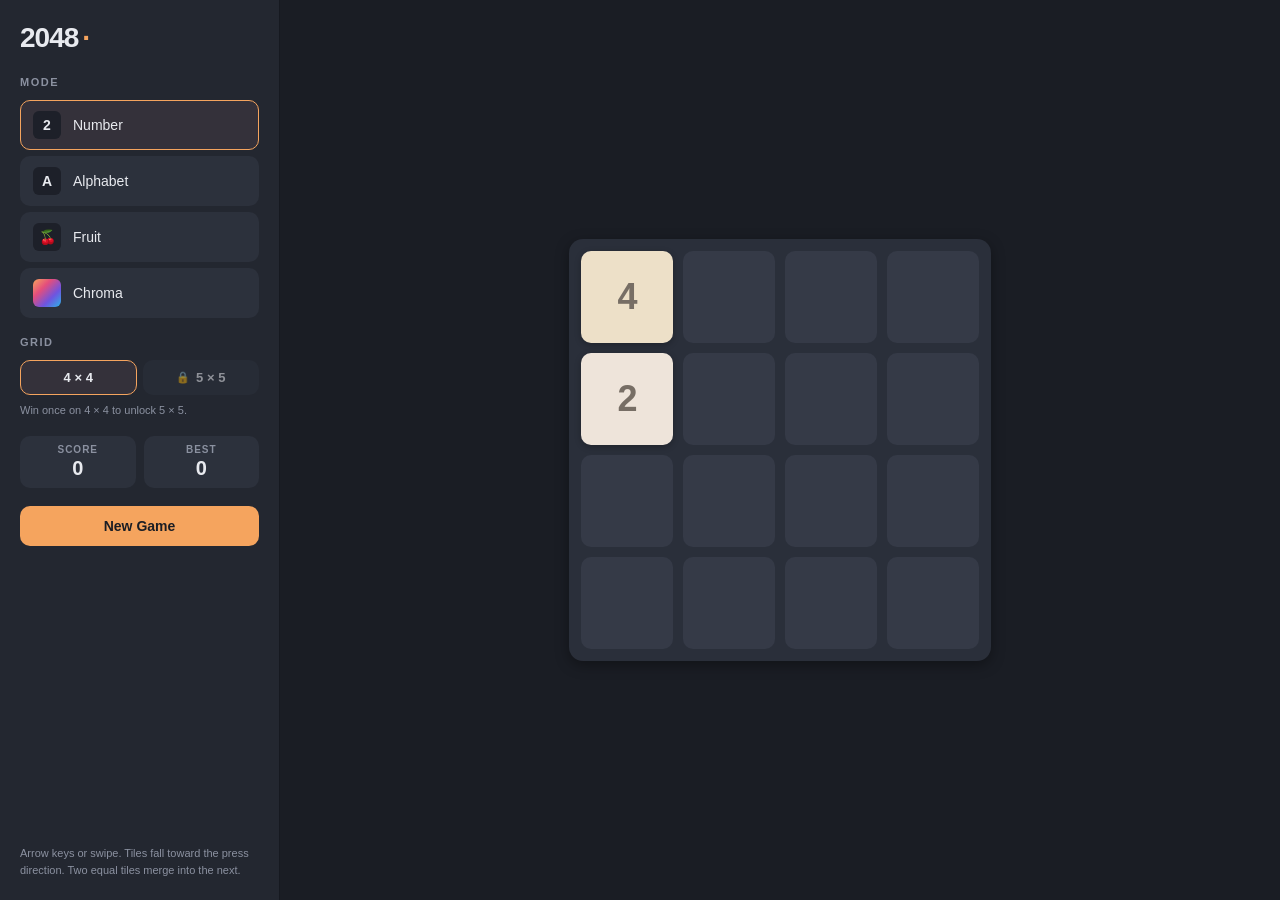
<file: 2048/index.html>
<!DOCTYPE html>
<html lang="en">
<head>
<meta charset="UTF-8">
<meta name="viewport" content="width=device-width, initial-scale=1.0, user-scalable=no">
<title>2048 — Alphabet · Fruit · Chroma</title>
<link rel="stylesheet" href="style.css">
</head>
<body>
  <div class="app">
    <aside class="sidebar">
      <h1 class="logo">2048<span>·</span></h1>

      <section class="panel">
        <h2>Mode</h2>
        <div class="mode-list" id="modeList">
          <button class="mode-btn active" data-mode="number">
            <span class="mode-icon">2</span>
            <span class="mode-label">Number</span>
          </button>
          <button class="mode-btn" data-mode="alphabet">
            <span class="mode-icon">A</span>
            <span class="mode-label">Alphabet</span>
          </button>
          <button class="mode-btn" data-mode="fruit">
            <span class="mode-icon">🍒</span>
            <span class="mode-label">Fruit</span>
          </button>
          <button class="mode-btn" data-mode="chroma">
            <span class="mode-icon chroma-icon"></span>
            <span class="mode-label">Chroma</span>
          </button>
        </div>
      </section>

      <section class="panel">
        <h2>Grid</h2>
        <div class="size-toggle">
          <button class="size-btn active" data-size="4">4 × 4</button>
          <button class="size-btn locked" data-size="5" id="size5Btn">
            <span class="lock">🔒</span>
            <span>5 × 5</span>
          </button>
        </div>
        <p class="hint" id="unlockHint">Win once to unlock 5 × 5.</p>
      </section>

      <section class="panel chroma-panel" id="chromaPanel" hidden>
        <h2>Color Ramp</h2>
        <div class="ramp-list" id="rampList"></div>
      </section>

      <section class="panel scores">
        <div class="score-block">
          <div class="score-label">Score</div>
          <div class="score-value" id="score">0</div>
        </div>
        <div class="score-block">
          <div class="score-label">Best</div>
          <div class="score-value" id="best">0</div>
        </div>
      </section>

      <button class="new-game" id="newGame">New Game</button>

      <p class="instructions">
        Arrow keys or swipe. Tiles fall toward the press direction.
        Two equal tiles merge into the next.
      </p>
    </aside>

    <main class="board-area">
      <div class="board-wrap">
        <div class="board" id="board">
          <div class="cells" id="cells"></div>
          <div class="tiles" id="tiles"></div>
        </div>
        <div class="overlay" id="overlay" hidden>
          <div class="overlay-card">
            <div class="overlay-title" id="overlayTitle">You win!</div>
            <div class="overlay-sub" id="overlaySub"></div>
            <div class="overlay-actions">
              <button id="overlayContinue">Keep playing</button>
              <button id="overlayRestart">New game</button>
            </div>
          </div>
        </div>
      </div>
    </main>
  </div>

  <script src="game.js"></script>
</body>
</html>
</file>
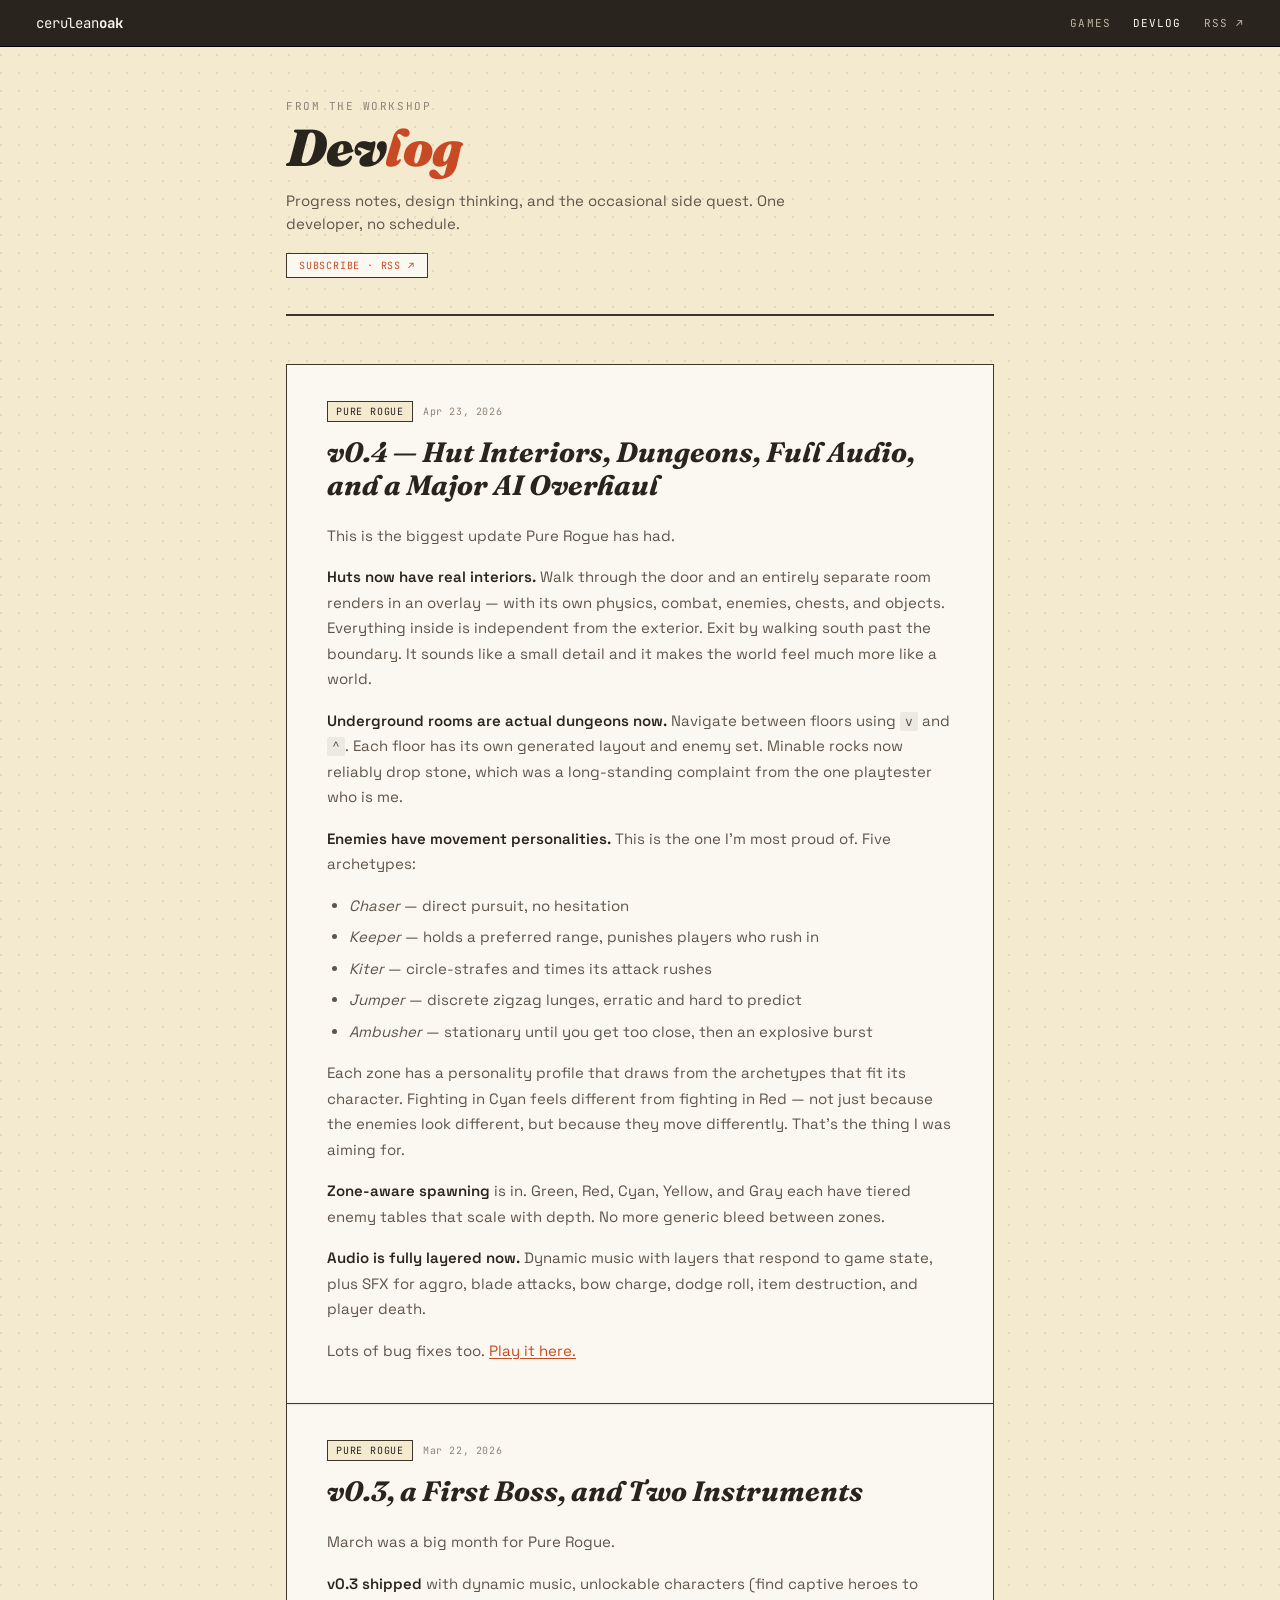
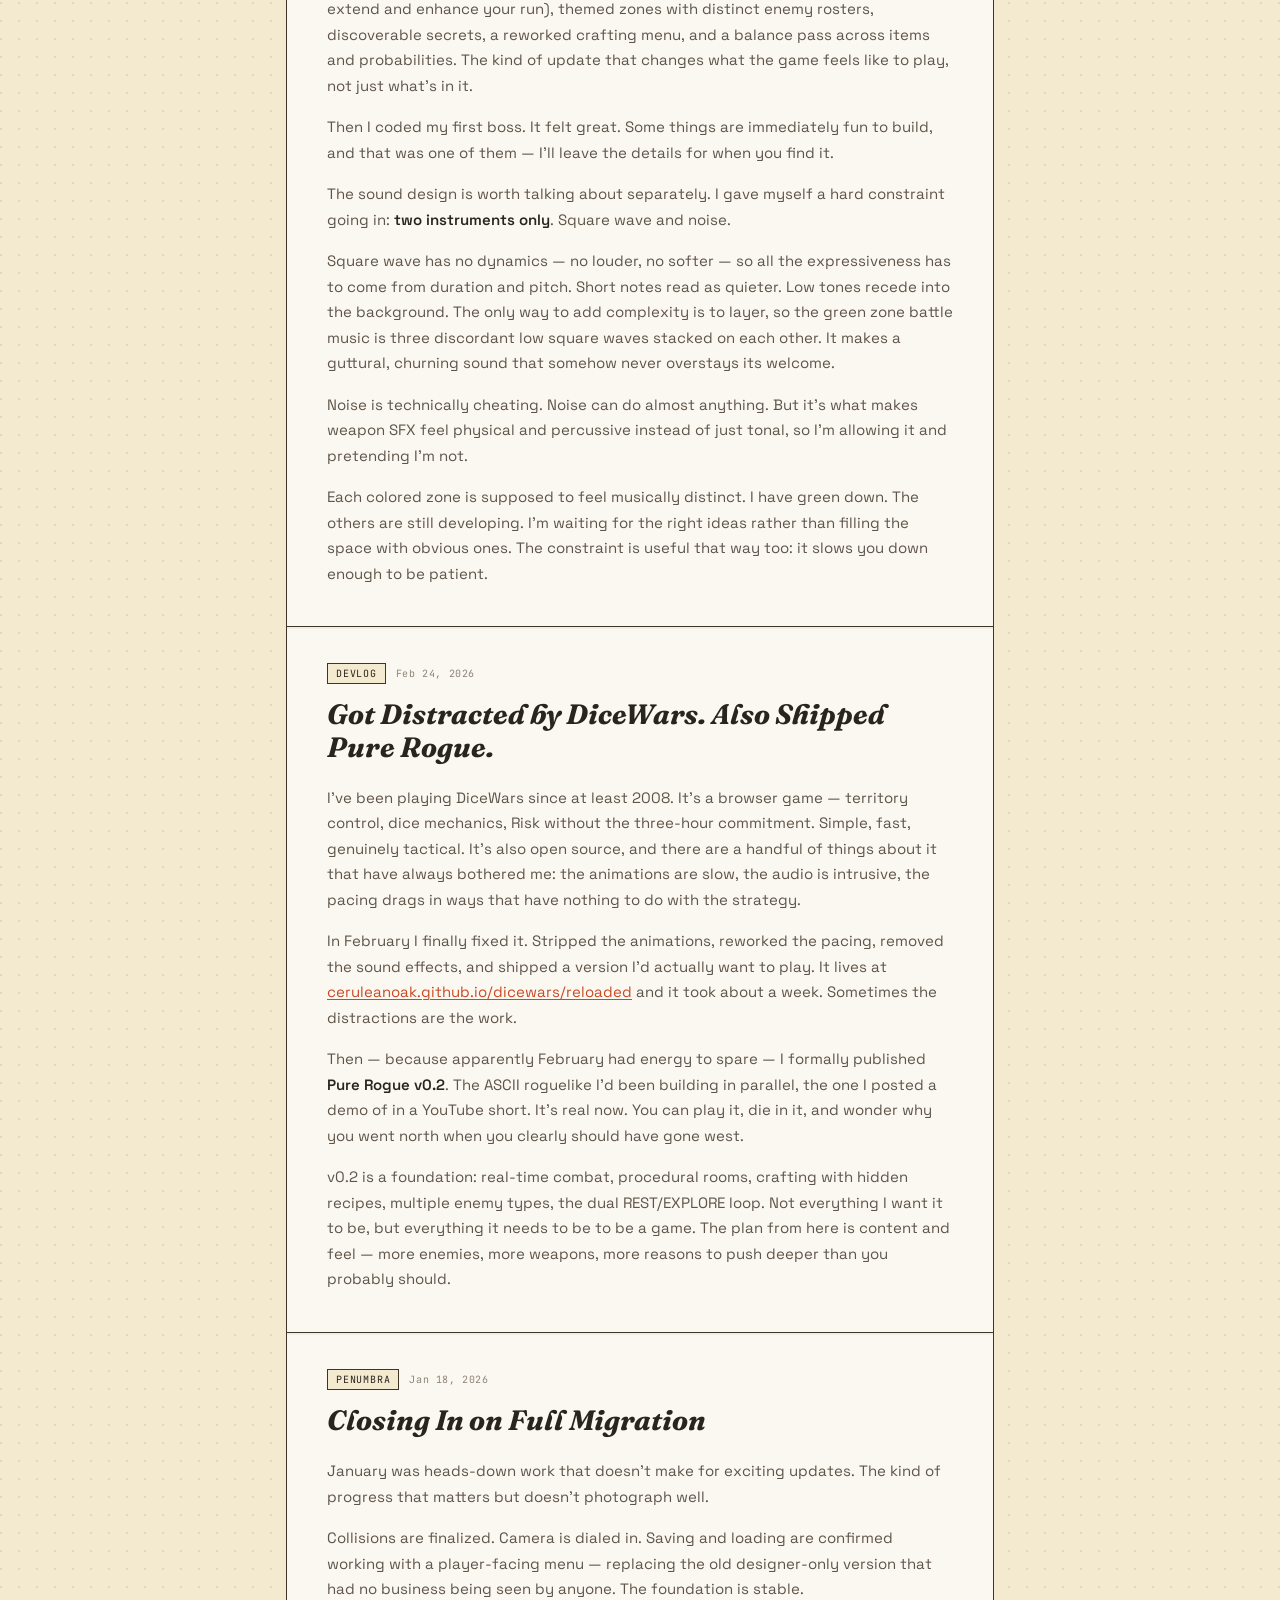
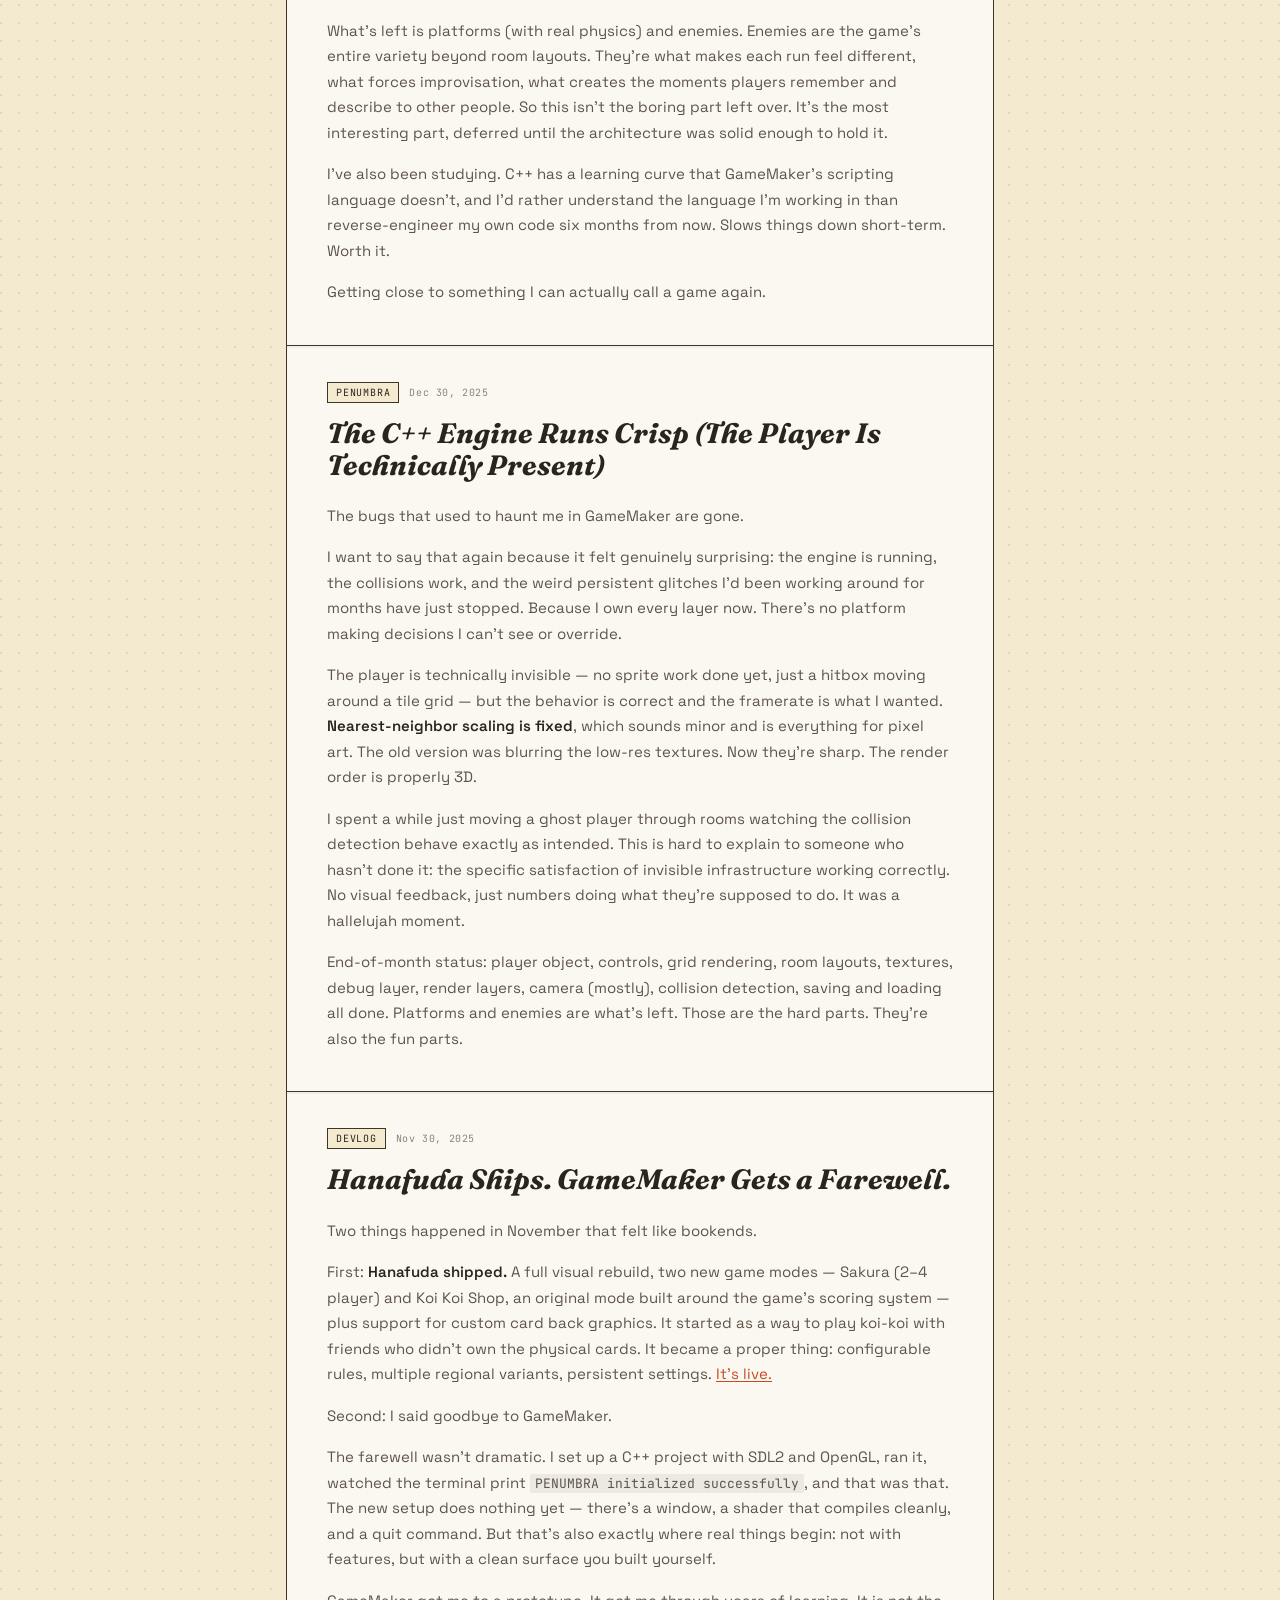
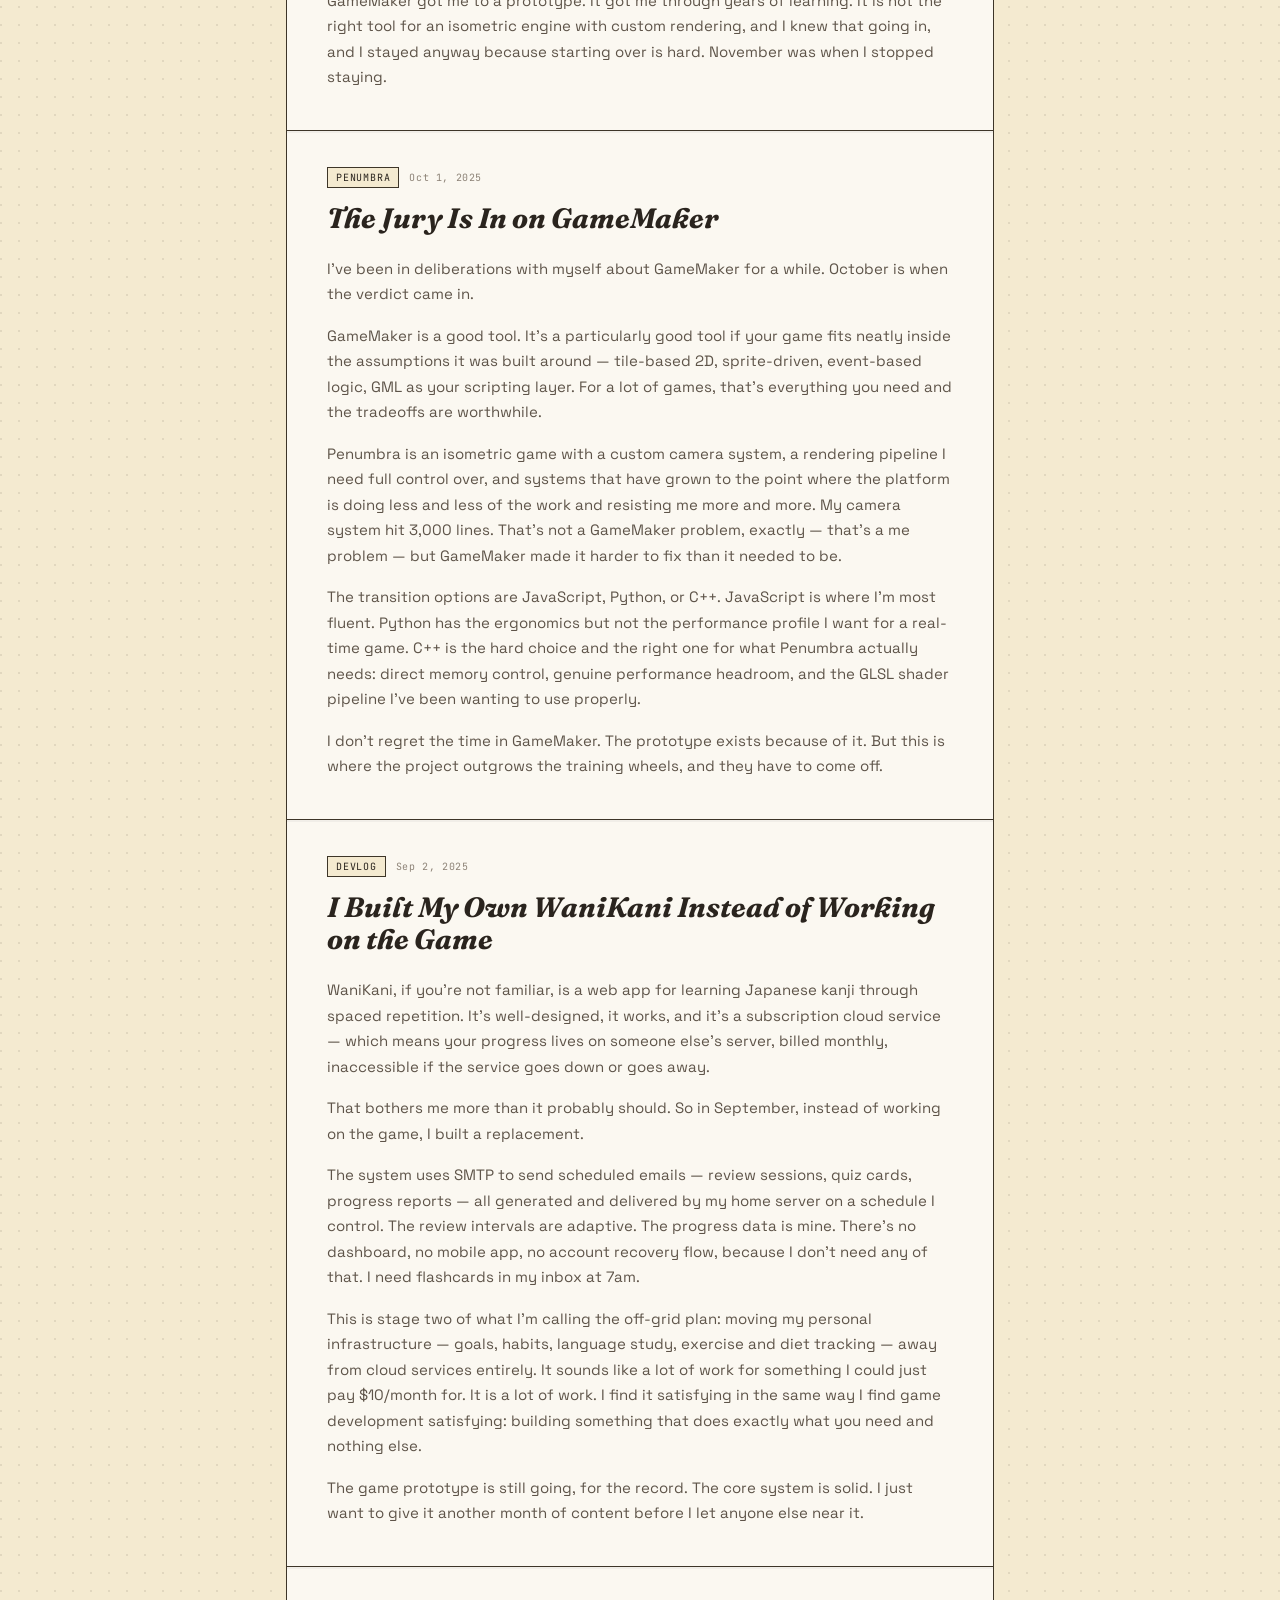
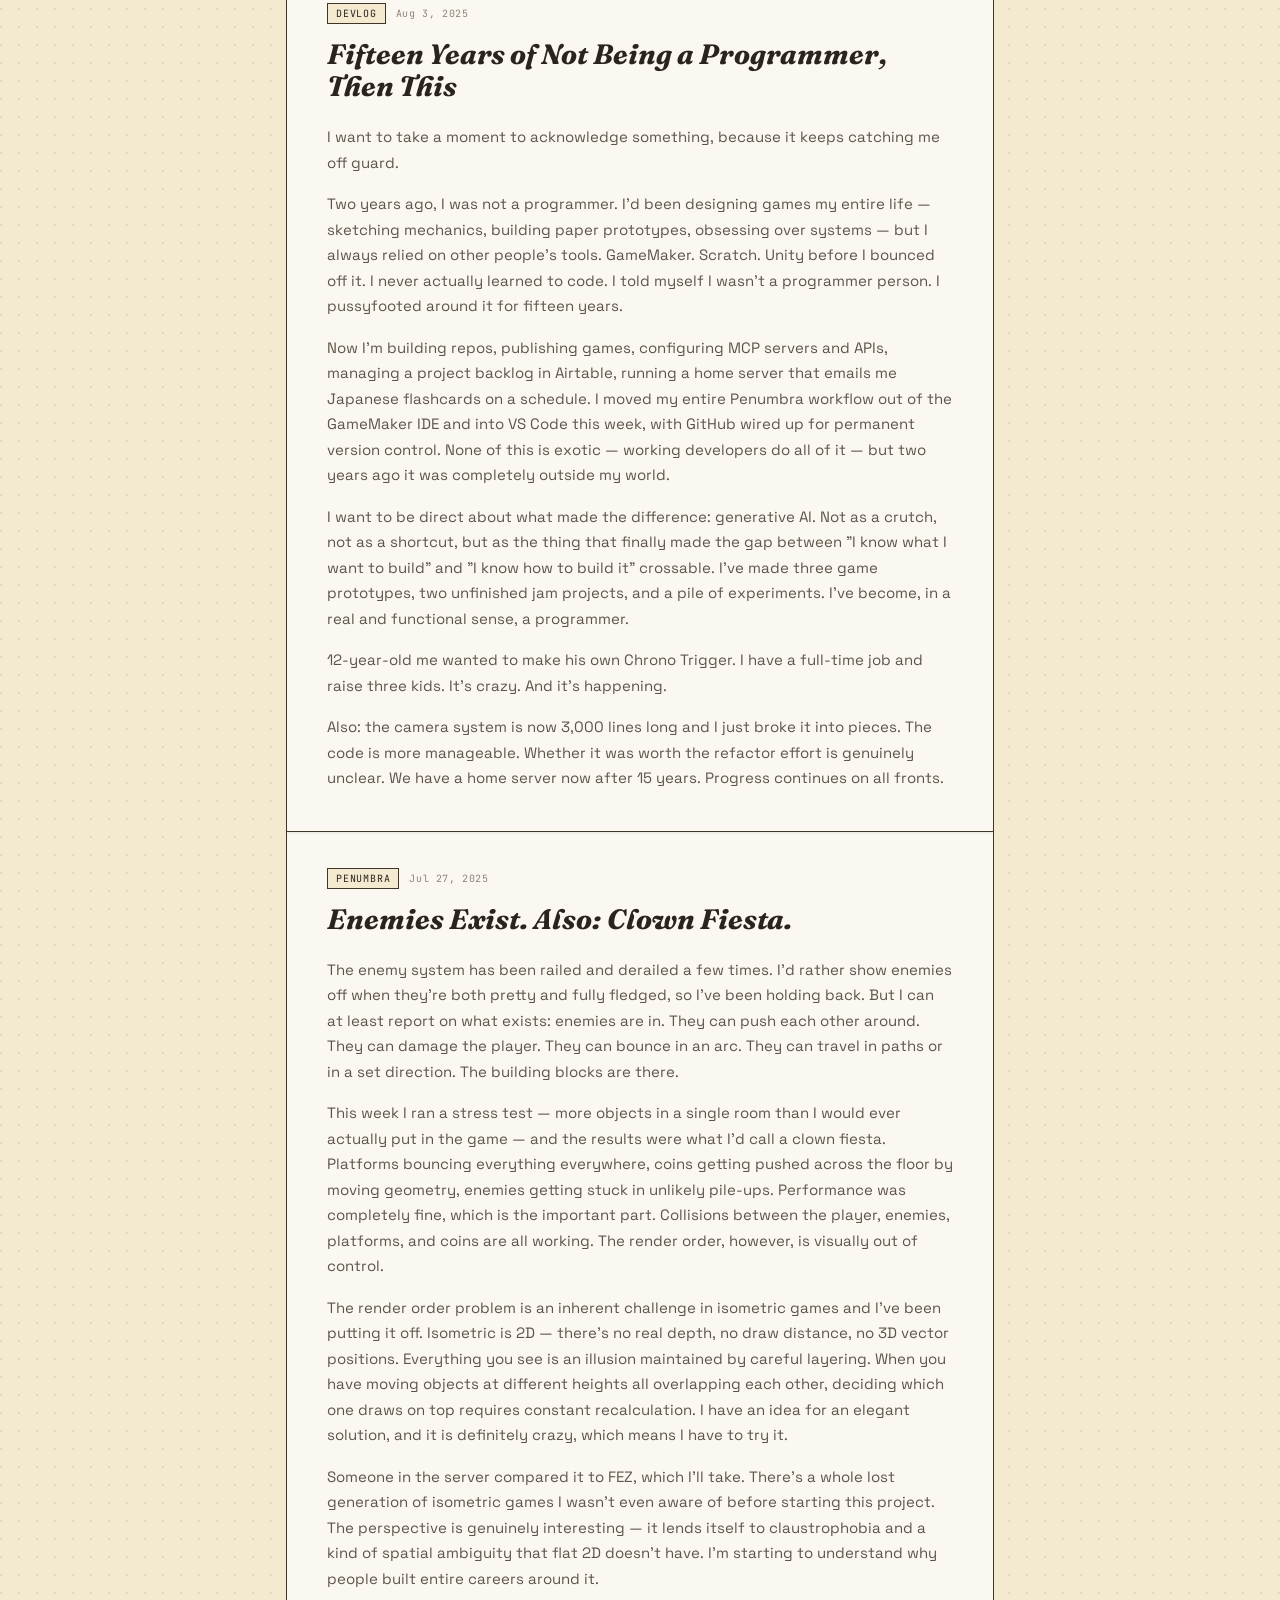
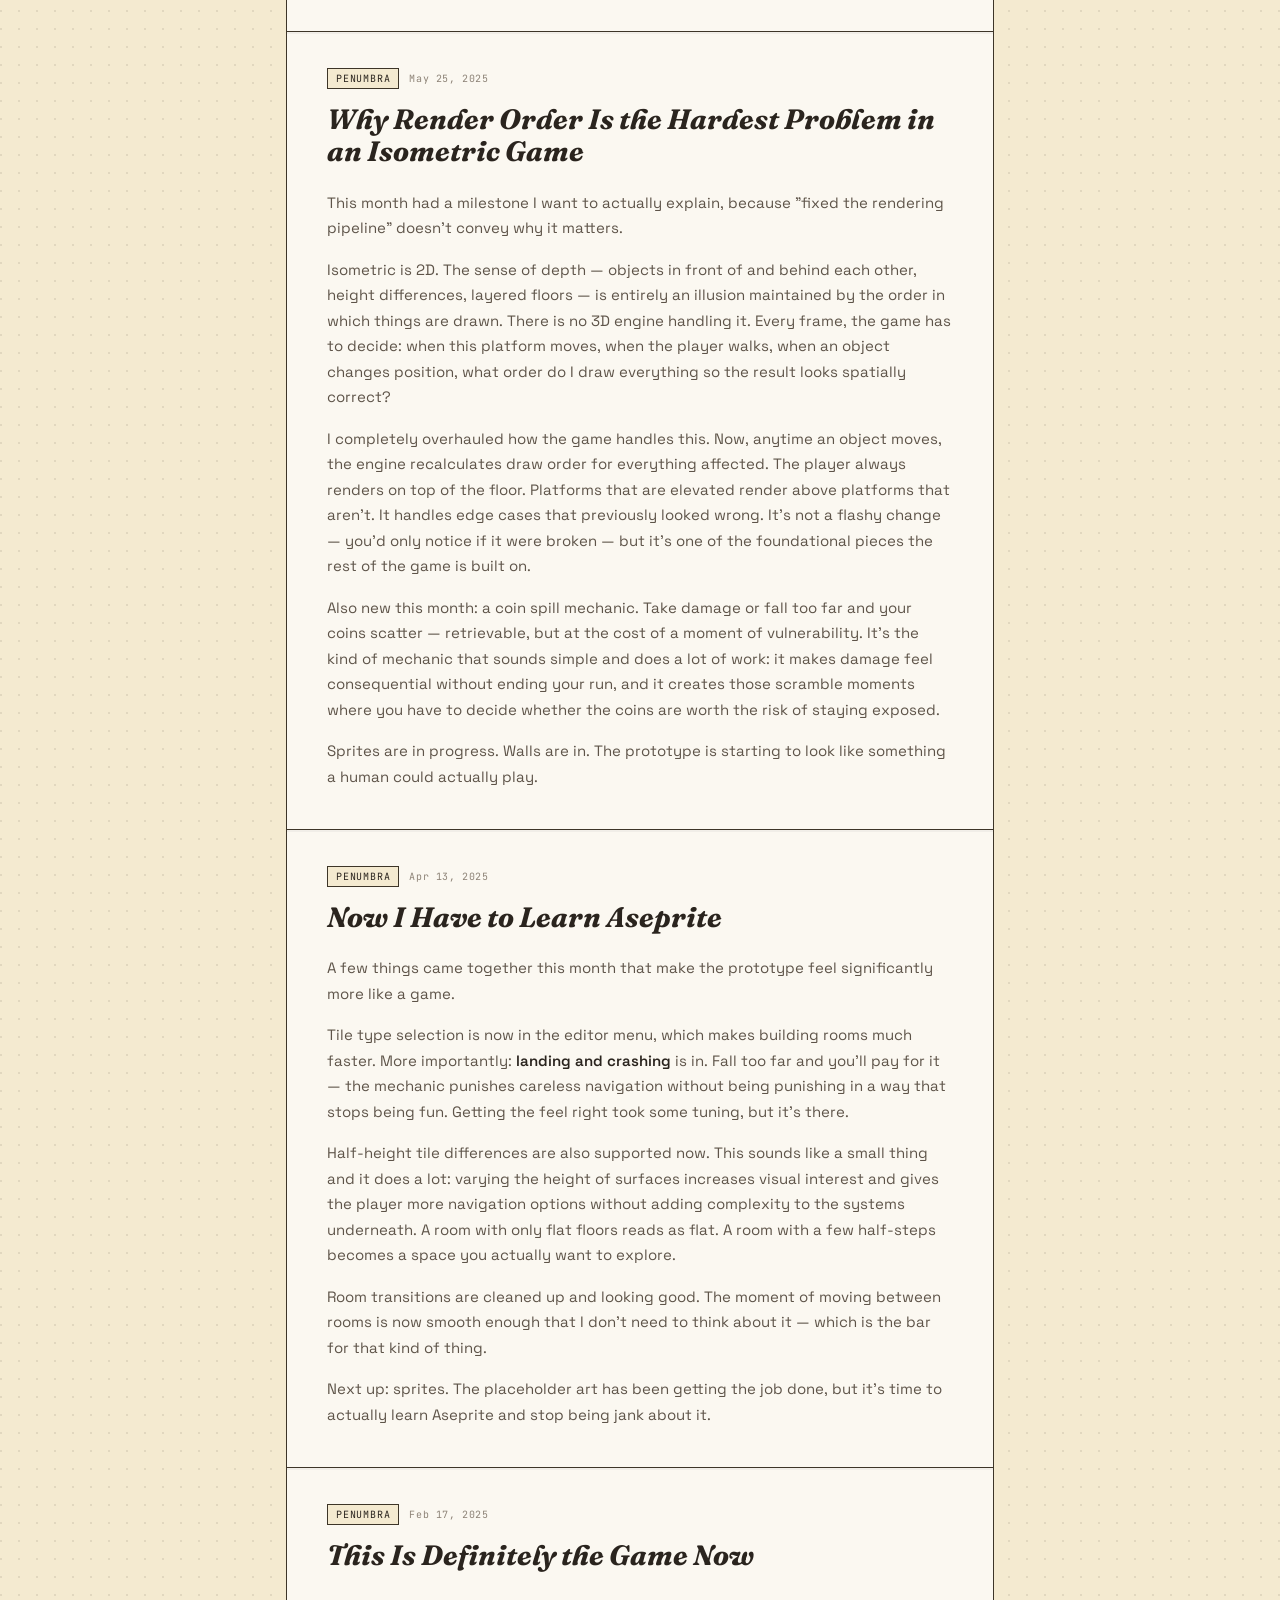
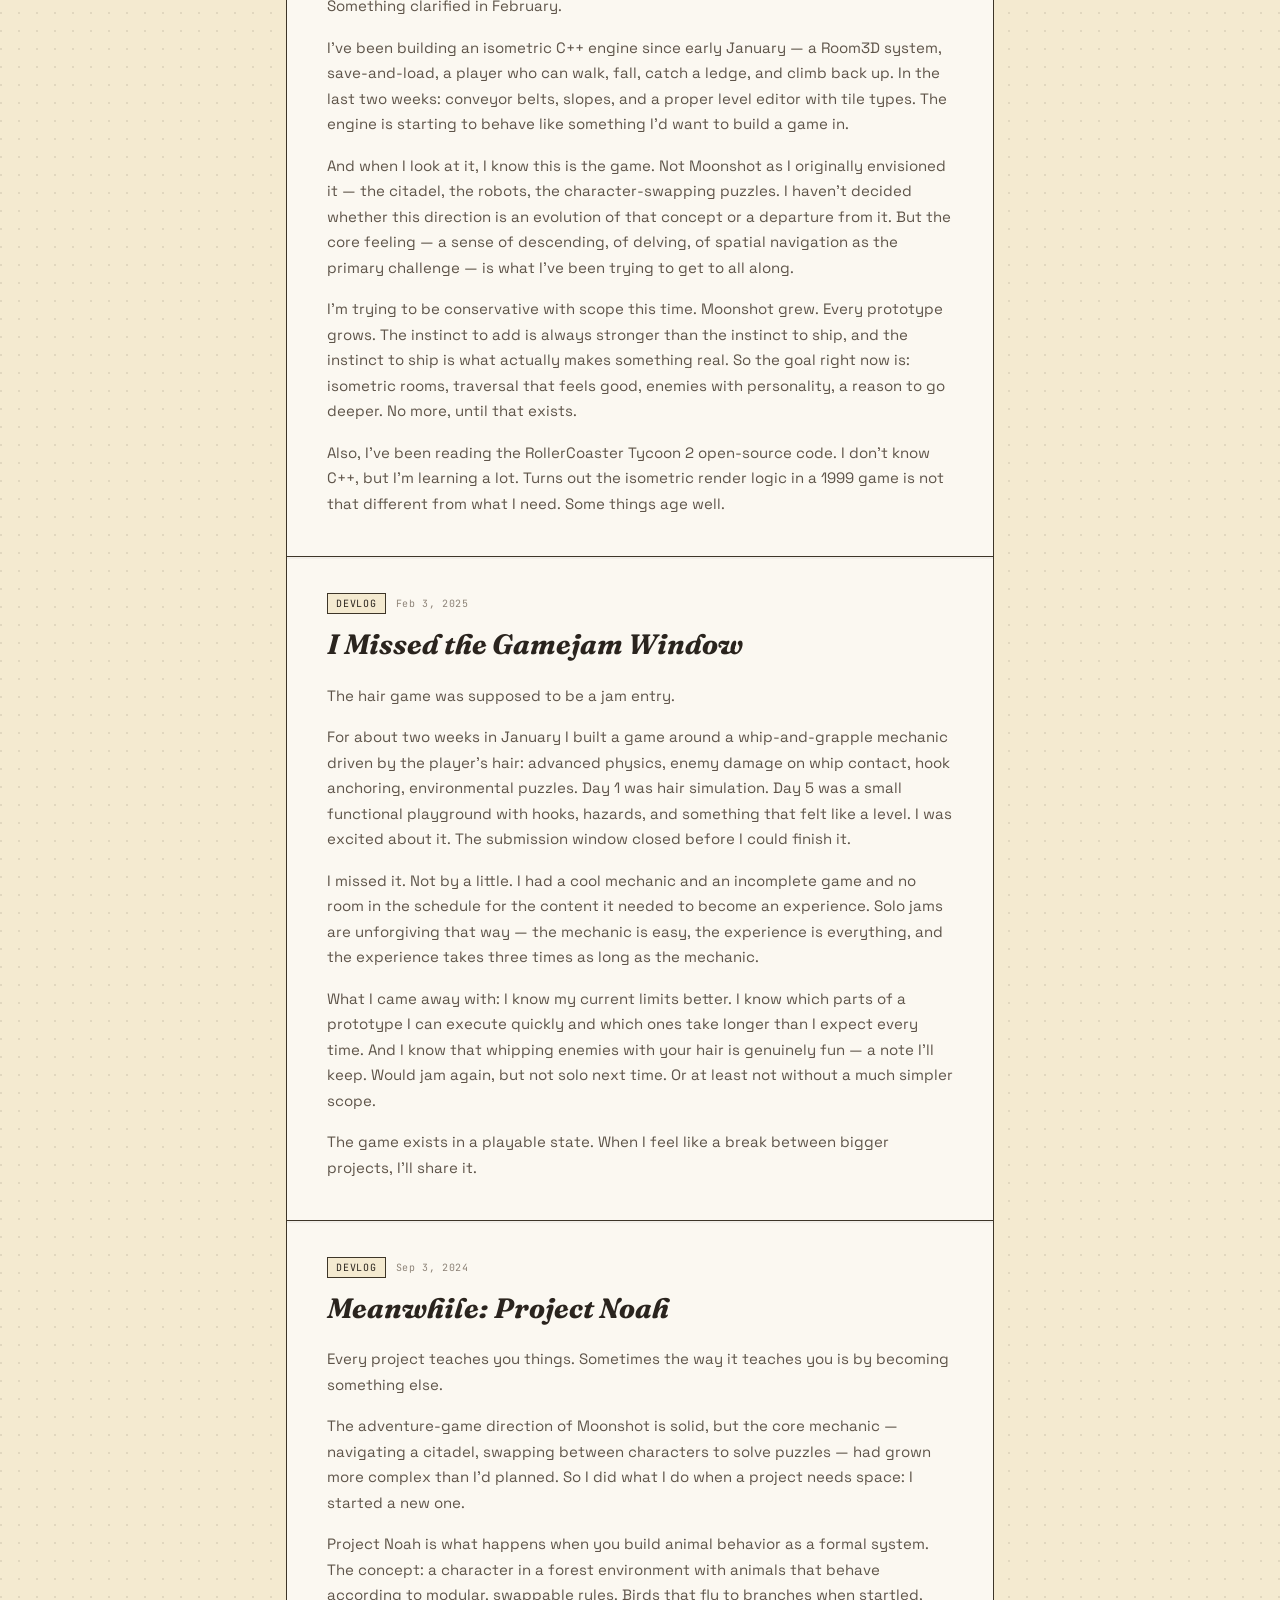
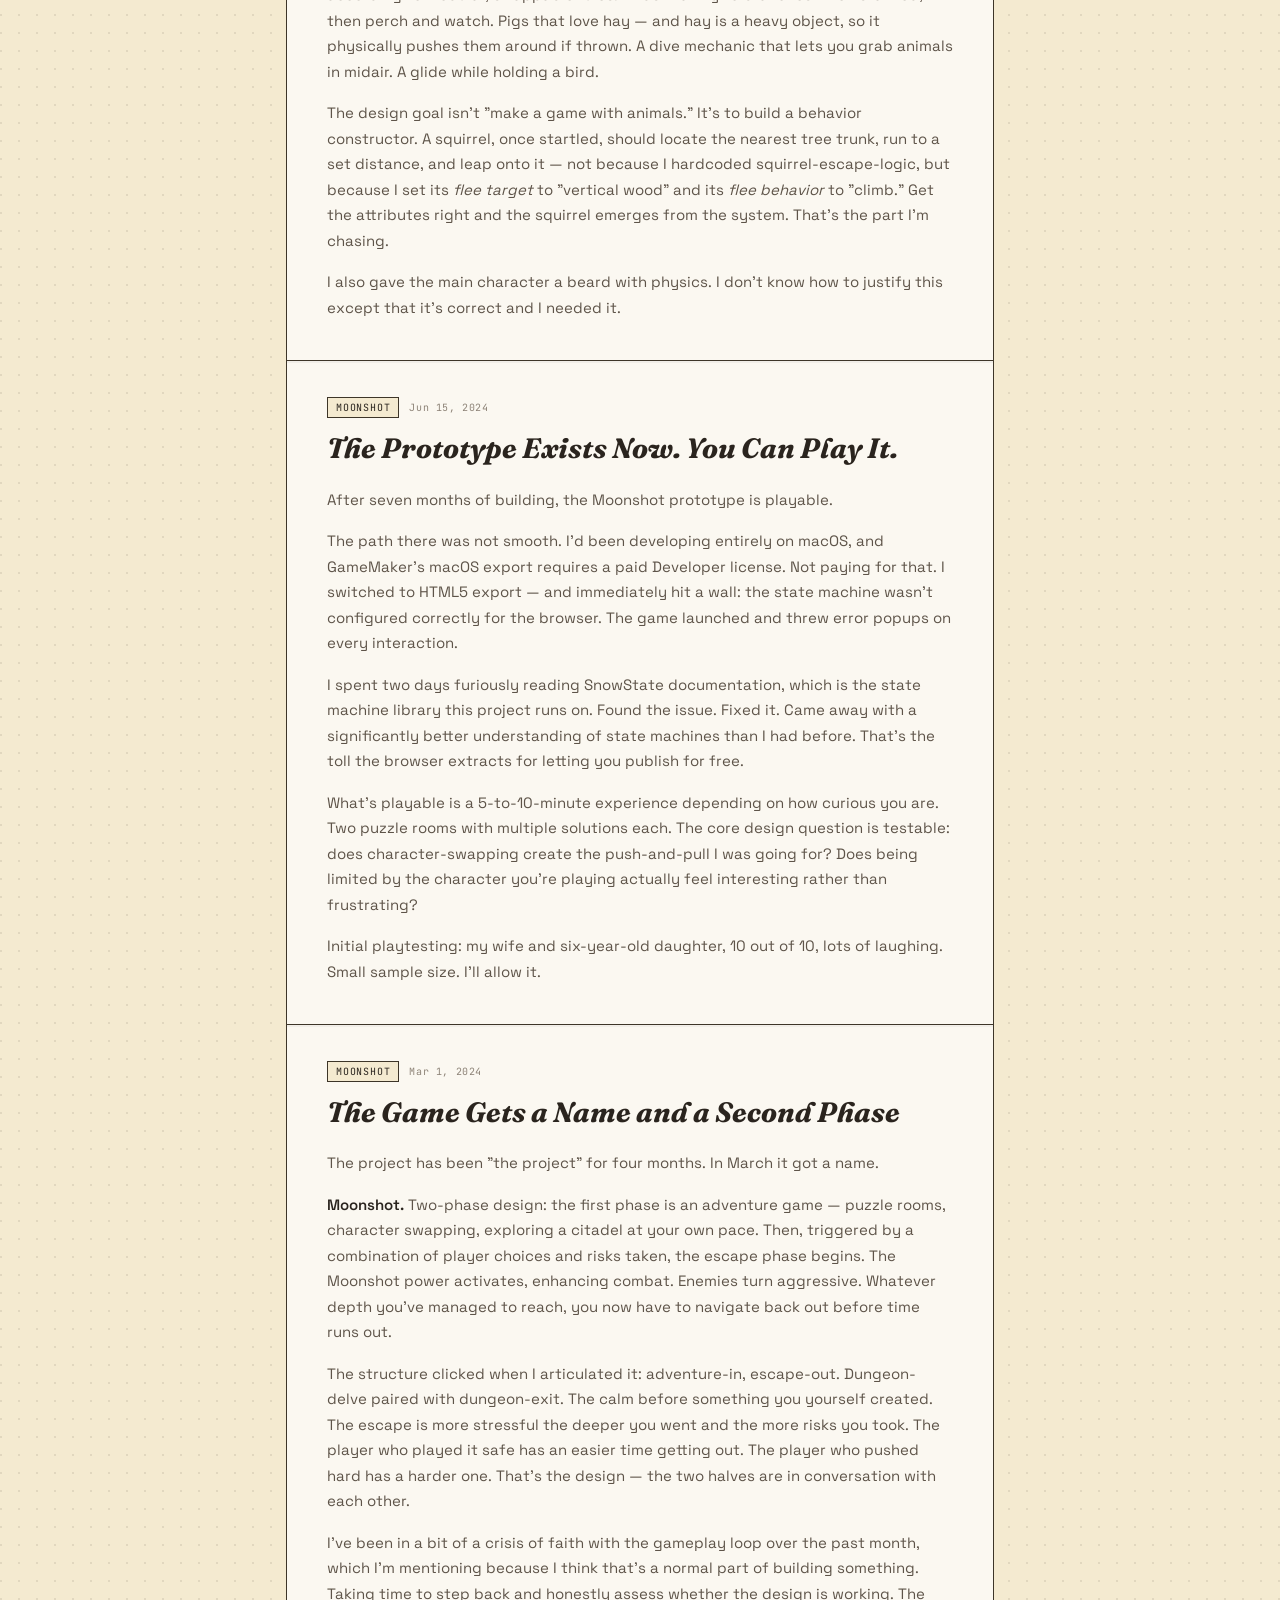
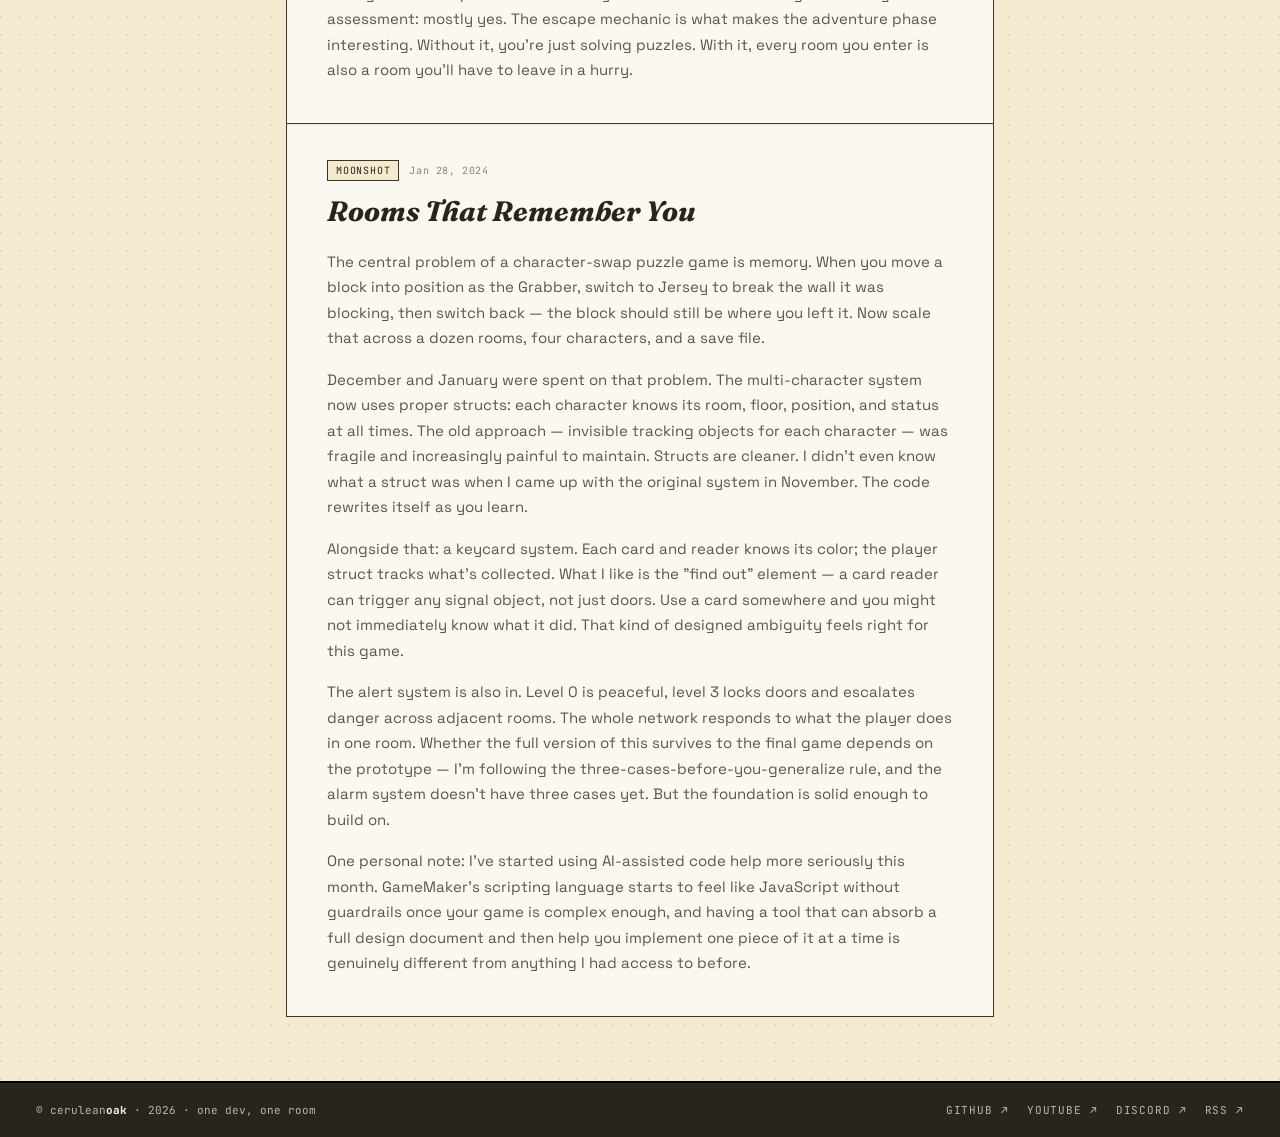
<file: devlog.html>
<!doctype html>
<html lang="en">
<head>
<meta charset="utf-8">
<meta name="viewport" content="width=device-width,initial-scale=1">
<link rel="alternate" type="application/rss+xml" title="CeruleanOak — From the workshop" href="/rss.xml">
<title>Devlog — CeruleanOak</title>

<link rel="preconnect" href="https://fonts.googleapis.com">
<link rel="preconnect" href="https://fonts.gstatic.com" crossorigin>
<link href="https://fonts.googleapis.com/css2?family=Kalam:wght@300;400;700&family=JetBrains+Mono:wght@400;500;600;700&family=Space+Grotesk:wght@400;500;600;700&family=Fraunces:opsz,wght@9..144,400;9..144,600;9..144,700;9..144,900&display=swap" rel="stylesheet">

<style>
  :root {
    --paper: #f4ead0;
    --ink: #2a241e;
    --ink-2: #5e5449;
    --ink-3: #8d8377;
    --line: #3d3528;
    --note: #fbf8f1;
    --note-yellow: #fff8df;
    --accent: #c74a24;
    --canopy: #3fb8b0;
    --gold: #f3c95a;
  }
  * { box-sizing: border-box; }
  html, body { margin: 0; padding: 0; }
  body {
    font-family: 'Space Grotesk', system-ui, sans-serif;
    background: var(--paper);
    background-image: radial-gradient(circle at 1px 1px, rgba(60,50,35,0.10) 1px, transparent 0);
    background-size: 18px 18px;
    color: var(--ink);
    min-height: 100vh;
  }
  a { color: inherit; }

  .topbar {
    background: var(--ink);
    color: #fbf8f1;
    padding: 14px 36px;
    display: flex; justify-content: space-between; align-items: center;
    border-bottom: 1.5px solid #000;
  }
  .lockup {
    display: flex; align-items: center; gap: 10px;
    font-family: 'JetBrains Mono', monospace; font-size: 14px;
    letter-spacing: -0.01em; text-decoration: none; color: #fbf8f1;
  }
  .lockup b { font-weight: 700; }
  .nav {
    display: flex; gap: 22px;
    font-family: 'JetBrains Mono', monospace; font-size: 11px;
    color: #bfb6a4; letter-spacing: 0.1em; text-transform: uppercase;
  }
  .nav a { text-decoration: none; transition: color .15s; }
  .nav a:hover { color: var(--gold); }
  .nav a.active { color: #fbf8f1; }

  .container { max-width: 780px; margin: 0 auto; padding: 0 36px; }

  .page-header {
    padding: 52px 0 36px;
    border-bottom: 2px solid var(--line);
    margin-bottom: 48px;
  }
  .page-kicker {
    font-family: 'JetBrains Mono', monospace;
    font-size: 11px; letter-spacing: 0.14em; text-transform: uppercase;
    color: var(--ink-3); margin-bottom: 10px;
  }
  .page-title {
    font-family: 'Fraunces', Georgia, serif;
    font-style: italic; font-weight: 900;
    font-size: 52px; line-height: 0.96;
    letter-spacing: -0.01em; margin: 0 0 16px;
  }
  .page-title em { color: var(--accent); }
  .page-desc {
    font-size: 15px; color: var(--ink-2); line-height: 1.55;
    max-width: 560px; margin: 0;
  }
  .rss-pill {
    display: inline-flex; align-items: center; gap: 6px;
    margin-top: 18px;
    border: 1.2px solid var(--line);
    background: var(--note);
    padding: 5px 12px;
    font-family: 'JetBrains Mono', monospace; font-size: 10px;
    text-transform: uppercase; letter-spacing: 0.08em;
    text-decoration: none; color: var(--accent);
    transition: background .15s;
  }
  .rss-pill:hover { background: var(--gold); color: var(--ink); }

  .post-list { display: flex; flex-direction: column; }

  .post-article {
    background: var(--note);
    border: 1.5px solid var(--line);
    border-bottom: none;
    padding: 36px 40px 40px;
    scroll-margin-top: 80px;
  }
  .post-article:last-child { border-bottom: 1.5px solid var(--line); margin-bottom: 64px; }
  .post-article + .post-article { box-shadow: inset 0 2px 0 rgba(0,0,0,0.04); }

  .post-meta {
    display: flex; align-items: center; gap: 10px; margin-bottom: 14px;
  }
  .post-tag {
    border: 1.2px solid var(--line);
    background: var(--paper);
    padding: 3px 8px;
    font-family: 'JetBrains Mono', monospace; font-size: 10px;
    text-transform: uppercase; letter-spacing: 0.08em;
  }
  .post-date {
    font-family: 'JetBrains Mono', monospace; font-size: 10px;
    color: var(--ink-3); letter-spacing: 0.06em;
  }
  .post-anchor {
    margin-left: auto;
    font-family: 'JetBrains Mono', monospace; font-size: 10px;
    color: var(--ink-3); text-decoration: none; letter-spacing: 0.06em;
    opacity: 0; transition: opacity .15s;
  }
  .post-article:hover .post-anchor { opacity: 1; }
  .post-anchor:hover { color: var(--accent); }

  .post-title {
    font-family: 'Fraunces', Georgia, serif;
    font-style: italic; font-weight: 700;
    font-size: 28px; line-height: 1.15;
    margin: 0 0 22px; color: var(--ink);
  }

  .post-body { font-size: 15px; line-height: 1.7; color: var(--ink-2); }
  .post-body p { margin: 0 0 16px; }
  .post-body p:last-child { margin-bottom: 0; }
  .post-body strong { color: var(--ink); font-weight: 600; }
  .post-body em { font-style: italic; }
  .post-body a { color: var(--accent); text-underline-offset: 2px; }
  .post-body a:hover { color: var(--ink); }
  .post-body ul {
    margin: 0 0 16px; padding-left: 22px;
    display: flex; flex-direction: column; gap: 6px;
  }
  .post-body li { color: var(--ink-2); }
  .post-body code {
    font-family: 'JetBrains Mono', monospace; font-size: 13px;
    background: rgba(0,0,0,0.06); padding: 1px 5px; border-radius: 2px;
  }
  .post-body blockquote {
    border-left: 3px solid var(--line);
    margin: 0 0 16px; padding: 4px 0 4px 18px;
    color: var(--ink-3); font-style: italic;
  }

  footer {
    background: var(--ink); color: #bfb6a4;
    padding: 20px 36px;
    display: flex; justify-content: space-between; align-items: center;
    font-family: 'JetBrains Mono', monospace; font-size: 11px;
    border-top: 2px solid #000;
  }
  footer b { color: #fbf8f1; font-weight: 700; }
  footer .footer-links { display: flex; gap: 18px; text-transform: uppercase; letter-spacing: 0.08em; }
  footer .footer-links a { text-decoration: none; transition: color .15s; }
  footer .footer-links a:hover { color: var(--gold); }

  @media (max-width: 640px) {
    .topbar { padding: 14px 18px; }
    .nav { display: none; }
    .container { padding: 0 18px; }
    .page-title { font-size: 36px; }
    .post-article { padding: 24px 22px 28px; }
    .post-title { font-size: 22px; }
    footer { flex-direction: column; gap: 10px; padding: 16px 18px; }
  }
</style>
</head>
<body>

<div class="topbar">
  <a class="lockup" href="/">
    <span>cerulean<b>oak</b></span>
  </a>
  <nav class="nav">
    <a href="/">Games</a>
    <a href="/devlog.html" class="active">Devlog</a>
    <a href="/rss.xml">RSS ↗</a>
  </nav>
</div>

<main class="container">

  <header class="page-header">
    <div class="page-kicker">From the workshop</div>
    <h1 class="page-title">Dev<em>log</em></h1>
    <p class="page-desc">Progress notes, design thinking, and the occasional side quest. One developer, no schedule.</p>
    <a class="rss-pill" href="/rss.xml">Subscribe · RSS ↗</a>
  </header>

  <div class="post-list">

    <!-- ═══════════════════════════════════════════════════════ APR 2026 -->
    <article class="post-article" id="ceruleanoak-2026-04-23-v04">
      <div class="post-meta">
        <span class="post-tag">Pure Rogue</span>
        <span class="post-date">Apr 23, 2026</span>
        <a class="post-anchor" href="#ceruleanoak-2026-04-23-v04">#</a>
      </div>
      <h2 class="post-title">v0.4 — Hut Interiors, Dungeons, Full Audio, and a Major AI Overhaul</h2>
      <div class="post-body">
        <p>This is the biggest update Pure Rogue has had.</p>
        <p><strong>Huts now have real interiors.</strong> Walk through the door and an entirely separate room renders in an overlay — with its own physics, combat, enemies, chests, and objects. Everything inside is independent from the exterior. Exit by walking south past the boundary. It sounds like a small detail and it makes the world feel much more like a world.</p>
        <p><strong>Underground rooms are actual dungeons now.</strong> Navigate between floors using <code>v</code> and <code>^</code>. Each floor has its own generated layout and enemy set. Minable rocks now reliably drop stone, which was a long-standing complaint from the one playtester who is me.</p>
        <p><strong>Enemies have movement personalities.</strong> This is the one I'm most proud of. Five archetypes:</p>
        <ul>
          <li><em>Chaser</em> — direct pursuit, no hesitation</li>
          <li><em>Keeper</em> — holds a preferred range, punishes players who rush in</li>
          <li><em>Kiter</em> — circle-strafes and times its attack rushes</li>
          <li><em>Jumper</em> — discrete zigzag lunges, erratic and hard to predict</li>
          <li><em>Ambusher</em> — stationary until you get too close, then an explosive burst</li>
        </ul>
        <p>Each zone has a personality profile that draws from the archetypes that fit its character. Fighting in Cyan feels different from fighting in Red — not just because the enemies look different, but because they move differently. That's the thing I was aiming for.</p>
        <p><strong>Zone-aware spawning</strong> is in. Green, Red, Cyan, Yellow, and Gray each have tiered enemy tables that scale with depth. No more generic bleed between zones.</p>
        <p><strong>Audio is fully layered now.</strong> Dynamic music with layers that respond to game state, plus SFX for aggro, blade attacks, bow charge, dodge roll, item destruction, and player death.</p>
        <p>Lots of bug fixes too. <a href="https://ceruleanoak.github.io/ascii-roguelike/" target="_blank" rel="noopener">Play it here.</a></p>
      </div>
    </article>

    <!-- ═══════════════════════════════════════════════════════ MAR 2026 -->
    <article class="post-article" id="ceruleanoak-2026-03-22-v03-boss-sound">
      <div class="post-meta">
        <span class="post-tag">Pure Rogue</span>
        <span class="post-date">Mar 22, 2026</span>
        <a class="post-anchor" href="#ceruleanoak-2026-03-22-v03-boss-sound">#</a>
      </div>
      <h2 class="post-title">v0.3, a First Boss, and Two Instruments</h2>
      <div class="post-body">
        <p>March was a big month for Pure Rogue.</p>
        <p><strong>v0.3 shipped</strong> with dynamic music, unlockable characters (find captive heroes to extend and enhance your run), themed zones with distinct enemy rosters, discoverable secrets, a reworked crafting menu, and a balance pass across items and probabilities. The kind of update that changes what the game feels like to play, not just what's in it.</p>
        <p>Then I coded my first boss. It felt great. Some things are immediately fun to build, and that was one of them — I'll leave the details for when you find it.</p>
        <p>The sound design is worth talking about separately. I gave myself a hard constraint going in: <strong>two instruments only</strong>. Square wave and noise.</p>
        <p>Square wave has no dynamics — no louder, no softer — so all the expressiveness has to come from duration and pitch. Short notes read as quieter. Low tones recede into the background. The only way to add complexity is to layer, so the green zone battle music is three discordant low square waves stacked on each other. It makes a guttural, churning sound that somehow never overstays its welcome.</p>
        <p>Noise is technically cheating. Noise can do almost anything. But it's what makes weapon SFX feel physical and percussive instead of just tonal, so I'm allowing it and pretending I'm not.</p>
        <p>Each colored zone is supposed to feel musically distinct. I have green down. The others are still developing. I'm waiting for the right ideas rather than filling the space with obvious ones. The constraint is useful that way too: it slows you down enough to be patient.</p>
      </div>
    </article>

    <!-- ═══════════════════════════════════════════════════════ FEB 2026 -->
    <article class="post-article" id="ceruleanoak-2026-02-24-dicewars-purerogue">
      <div class="post-meta">
        <span class="post-tag">Devlog</span>
        <span class="post-date">Feb 24, 2026</span>
        <a class="post-anchor" href="#ceruleanoak-2026-02-24-dicewars-purerogue">#</a>
      </div>
      <h2 class="post-title">Got Distracted by DiceWars. Also Shipped Pure Rogue.</h2>
      <div class="post-body">
        <p>I've been playing DiceWars since at least 2008. It's a browser game — territory control, dice mechanics, Risk without the three-hour commitment. Simple, fast, genuinely tactical. It's also open source, and there are a handful of things about it that have always bothered me: the animations are slow, the audio is intrusive, the pacing drags in ways that have nothing to do with the strategy.</p>
        <p>In February I finally fixed it. Stripped the animations, reworked the pacing, removed the sound effects, and shipped a version I'd actually want to play. It lives at <a href="https://ceruleanoak.github.io/dicewars/reloaded/" target="_blank" rel="noopener">ceruleanoak.github.io/dicewars/reloaded</a> and it took about a week. Sometimes the distractions are the work.</p>
        <p>Then — because apparently February had energy to spare — I formally published <strong>Pure Rogue v0.2</strong>. The ASCII roguelike I'd been building in parallel, the one I posted a demo of in a YouTube short. It's real now. You can play it, die in it, and wonder why you went north when you clearly should have gone west.</p>
        <p>v0.2 is a foundation: real-time combat, procedural rooms, crafting with hidden recipes, multiple enemy types, the dual REST/EXPLORE loop. Not everything I want it to be, but everything it needs to be to be a game. The plan from here is content and feel — more enemies, more weapons, more reasons to push deeper than you probably should.</p>
      </div>
    </article>

    <!-- ═══════════════════════════════════════════════════════ JAN 2026 -->
    <article class="post-article" id="ceruleanoak-2026-01-18-migration-progress">
      <div class="post-meta">
        <span class="post-tag">Penumbra</span>
        <span class="post-date">Jan 18, 2026</span>
        <a class="post-anchor" href="#ceruleanoak-2026-01-18-migration-progress">#</a>
      </div>
      <h2 class="post-title">Closing In on Full Migration</h2>
      <div class="post-body">
        <p>January was heads-down work that doesn't make for exciting updates. The kind of progress that matters but doesn't photograph well.</p>
        <p>Collisions are finalized. Camera is dialed in. Saving and loading are confirmed working with a player-facing menu — replacing the old designer-only version that had no business being seen by anyone. The foundation is stable.</p>
        <p>What's left is platforms (with real physics) and enemies. Enemies are the game's entire variety beyond room layouts. They're what makes each run feel different, what forces improvisation, what creates the moments players remember and describe to other people. So this isn't the boring part left over. It's the most interesting part, deferred until the architecture was solid enough to hold it.</p>
        <p>I've also been studying. C++ has a learning curve that GameMaker's scripting language doesn't, and I'd rather understand the language I'm working in than reverse-engineer my own code six months from now. Slows things down short-term. Worth it.</p>
        <p>Getting close to something I can actually call a game again.</p>
      </div>
    </article>

    <!-- ═══════════════════════════════════════════════════════ DEC 2025 -->
    <article class="post-article" id="ceruleanoak-2025-12-30-cpp-engine">
      <div class="post-meta">
        <span class="post-tag">Penumbra</span>
        <span class="post-date">Dec 30, 2025</span>
        <a class="post-anchor" href="#ceruleanoak-2025-12-30-cpp-engine">#</a>
      </div>
      <h2 class="post-title">The C++ Engine Runs Crisp (The Player Is Technically Present)</h2>
      <div class="post-body">
        <p>The bugs that used to haunt me in GameMaker are gone.</p>
        <p>I want to say that again because it felt genuinely surprising: the engine is running, the collisions work, and the weird persistent glitches I'd been working around for months have just stopped. Because I own every layer now. There's no platform making decisions I can't see or override.</p>
        <p>The player is technically invisible — no sprite work done yet, just a hitbox moving around a tile grid — but the behavior is correct and the framerate is what I wanted. <strong>Nearest-neighbor scaling is fixed</strong>, which sounds minor and is everything for pixel art. The old version was blurring the low-res textures. Now they're sharp. The render order is properly 3D.</p>
        <p>I spent a while just moving a ghost player through rooms watching the collision detection behave exactly as intended. This is hard to explain to someone who hasn't done it: the specific satisfaction of invisible infrastructure working correctly. No visual feedback, just numbers doing what they're supposed to do. It was a hallelujah moment.</p>
        <p>End-of-month status: player object, controls, grid rendering, room layouts, textures, debug layer, render layers, camera (mostly), collision detection, saving and loading all done. Platforms and enemies are what's left. Those are the hard parts. They're also the fun parts.</p>
      </div>
    </article>

    <!-- ═══════════════════════════════════════════════════════ NOV 2025 -->
    <article class="post-article" id="ceruleanoak-2025-11-30-hanafuda-cpp">
      <div class="post-meta">
        <span class="post-tag">Devlog</span>
        <span class="post-date">Nov 30, 2025</span>
        <a class="post-anchor" href="#ceruleanoak-2025-11-30-hanafuda-cpp">#</a>
      </div>
      <h2 class="post-title">Hanafuda Ships. GameMaker Gets a Farewell.</h2>
      <div class="post-body">
        <p>Two things happened in November that felt like bookends.</p>
        <p>First: <strong>Hanafuda shipped.</strong> A full visual rebuild, two new game modes — Sakura (2–4 player) and Koi Koi Shop, an original mode built around the game's scoring system — plus support for custom card back graphics. It started as a way to play koi-koi with friends who didn't own the physical cards. It became a proper thing: configurable rules, multiple regional variants, persistent settings. <a href="https://ceruleanoak.github.io/hanafuda/" target="_blank" rel="noopener">It's live.</a></p>
        <p>Second: I said goodbye to GameMaker.</p>
        <p>The farewell wasn't dramatic. I set up a C++ project with SDL2 and OpenGL, ran it, watched the terminal print <code>PENUMBRA initialized successfully</code>, and that was that. The new setup does nothing yet — there's a window, a shader that compiles cleanly, and a quit command. But that's also exactly where real things begin: not with features, but with a clean surface you built yourself.</p>
        <p>GameMaker got me to a prototype. It got me through years of learning. It is not the right tool for an isometric engine with custom rendering, and I knew that going in, and I stayed anyway because starting over is hard. November was when I stopped staying.</p>
      </div>
    </article>

    <!-- ═══════════════════════════════════════════════════════ OCT 2025 -->
    <article class="post-article" id="ceruleanoak-2025-10-01-gamemaker-verdict">
      <div class="post-meta">
        <span class="post-tag">Penumbra</span>
        <span class="post-date">Oct 1, 2025</span>
        <a class="post-anchor" href="#ceruleanoak-2025-10-01-gamemaker-verdict">#</a>
      </div>
      <h2 class="post-title">The Jury Is In on GameMaker</h2>
      <div class="post-body">
        <p>I've been in deliberations with myself about GameMaker for a while. October is when the verdict came in.</p>
        <p>GameMaker is a good tool. It's a particularly good tool if your game fits neatly inside the assumptions it was built around — tile-based 2D, sprite-driven, event-based logic, GML as your scripting layer. For a lot of games, that's everything you need and the tradeoffs are worthwhile.</p>
        <p>Penumbra is an isometric game with a custom camera system, a rendering pipeline I need full control over, and systems that have grown to the point where the platform is doing less and less of the work and resisting me more and more. My camera system hit 3,000 lines. That's not a GameMaker problem, exactly — that's a me problem — but GameMaker made it harder to fix than it needed to be.</p>
        <p>The transition options are JavaScript, Python, or C++. JavaScript is where I'm most fluent. Python has the ergonomics but not the performance profile I want for a real-time game. C++ is the hard choice and the right one for what Penumbra actually needs: direct memory control, genuine performance headroom, and the GLSL shader pipeline I've been wanting to use properly.</p>
        <p>I don't regret the time in GameMaker. The prototype exists because of it. But this is where the project outgrows the training wheels, and they have to come off.</p>
      </div>
    </article>

    <!-- ═══════════════════════════════════════════════════════ SEP 2025 -->
    <article class="post-article" id="ceruleanoak-2025-09-02-personal-server">
      <div class="post-meta">
        <span class="post-tag">Devlog</span>
        <span class="post-date">Sep 2, 2025</span>
        <a class="post-anchor" href="#ceruleanoak-2025-09-02-personal-server">#</a>
      </div>
      <h2 class="post-title">I Built My Own WaniKani Instead of Working on the Game</h2>
      <div class="post-body">
        <p>WaniKani, if you're not familiar, is a web app for learning Japanese kanji through spaced repetition. It's well-designed, it works, and it's a subscription cloud service — which means your progress lives on someone else's server, billed monthly, inaccessible if the service goes down or goes away.</p>
        <p>That bothers me more than it probably should. So in September, instead of working on the game, I built a replacement.</p>
        <p>The system uses SMTP to send scheduled emails — review sessions, quiz cards, progress reports — all generated and delivered by my home server on a schedule I control. The review intervals are adaptive. The progress data is mine. There's no dashboard, no mobile app, no account recovery flow, because I don't need any of that. I need flashcards in my inbox at 7am.</p>
        <p>This is stage two of what I'm calling the off-grid plan: moving my personal infrastructure — goals, habits, language study, exercise and diet tracking — away from cloud services entirely. It sounds like a lot of work for something I could just pay $10/month for. It is a lot of work. I find it satisfying in the same way I find game development satisfying: building something that does exactly what you need and nothing else.</p>
        <p>The game prototype is still going, for the record. The core system is solid. I just want to give it another month of content before I let anyone else near it.</p>
      </div>
    </article>

    <!-- ═══════════════════════════════════════════════════════ AUG 2025 -->
    <article class="post-article" id="ceruleanoak-2025-08-03-fifteen-years">
      <div class="post-meta">
        <span class="post-tag">Devlog</span>
        <span class="post-date">Aug 3, 2025</span>
        <a class="post-anchor" href="#ceruleanoak-2025-08-03-fifteen-years">#</a>
      </div>
      <h2 class="post-title">Fifteen Years of Not Being a Programmer, Then This</h2>
      <div class="post-body">
        <p>I want to take a moment to acknowledge something, because it keeps catching me off guard.</p>
        <p>Two years ago, I was not a programmer. I'd been designing games my entire life — sketching mechanics, building paper prototypes, obsessing over systems — but I always relied on other people's tools. GameMaker. Scratch. Unity before I bounced off it. I never actually learned to code. I told myself I wasn't a programmer person. I pussyfooted around it for fifteen years.</p>
        <p>Now I'm building repos, publishing games, configuring MCP servers and APIs, managing a project backlog in Airtable, running a home server that emails me Japanese flashcards on a schedule. I moved my entire Penumbra workflow out of the GameMaker IDE and into VS Code this week, with GitHub wired up for permanent version control. None of this is exotic — working developers do all of it — but two years ago it was completely outside my world.</p>
        <p>I want to be direct about what made the difference: generative AI. Not as a crutch, not as a shortcut, but as the thing that finally made the gap between "I know what I want to build" and "I know how to build it" crossable. I've made three game prototypes, two unfinished jam projects, and a pile of experiments. I've become, in a real and functional sense, a programmer.</p>
        <p>12-year-old me wanted to make his own Chrono Trigger. I have a full-time job and raise three kids. It's crazy. And it's happening.</p>
        <p>Also: the camera system is now 3,000 lines long and I just broke it into pieces. The code is more manageable. Whether it was worth the refactor effort is genuinely unclear. We have a home server now after 15 years. Progress continues on all fronts.</p>
      </div>
    </article>

    <!-- ═══════════════════════════════════════════════════════ JUL 2025 -->
    <article class="post-article" id="ceruleanoak-2025-07-27-clown-fiesta">
      <div class="post-meta">
        <span class="post-tag">Penumbra</span>
        <span class="post-date">Jul 27, 2025</span>
        <a class="post-anchor" href="#ceruleanoak-2025-07-27-clown-fiesta">#</a>
      </div>
      <h2 class="post-title">Enemies Exist. Also: Clown Fiesta.</h2>
      <div class="post-body">
        <p>The enemy system has been railed and derailed a few times. I'd rather show enemies off when they're both pretty and fully fledged, so I've been holding back. But I can at least report on what exists: enemies are in. They can push each other around. They can damage the player. They can bounce in an arc. They can travel in paths or in a set direction. The building blocks are there.</p>
        <p>This week I ran a stress test — more objects in a single room than I would ever actually put in the game — and the results were what I'd call a clown fiesta. Platforms bouncing everything everywhere, coins getting pushed across the floor by moving geometry, enemies getting stuck in unlikely pile-ups. Performance was completely fine, which is the important part. Collisions between the player, enemies, platforms, and coins are all working. The render order, however, is visually out of control.</p>
        <p>The render order problem is an inherent challenge in isometric games and I've been putting it off. Isometric is 2D — there's no real depth, no draw distance, no 3D vector positions. Everything you see is an illusion maintained by careful layering. When you have moving objects at different heights all overlapping each other, deciding which one draws on top requires constant recalculation. I have an idea for an elegant solution, and it is definitely crazy, which means I have to try it.</p>
        <p>Someone in the server compared it to FEZ, which I'll take. There's a whole lost generation of isometric games I wasn't even aware of before starting this project. The perspective is genuinely interesting — it lends itself to claustrophobia and a kind of spatial ambiguity that flat 2D doesn't have. I'm starting to understand why people built entire careers around it.</p>
      </div>
    </article>

    <!-- ═══════════════════════════════════════════════════════ MAY 2025 -->
    <article class="post-article" id="ceruleanoak-2025-05-25-render-pipeline">
      <div class="post-meta">
        <span class="post-tag">Penumbra</span>
        <span class="post-date">May 25, 2025</span>
        <a class="post-anchor" href="#ceruleanoak-2025-05-25-render-pipeline">#</a>
      </div>
      <h2 class="post-title">Why Render Order Is the Hardest Problem in an Isometric Game</h2>
      <div class="post-body">
        <p>This month had a milestone I want to actually explain, because "fixed the rendering pipeline" doesn't convey why it matters.</p>
        <p>Isometric is 2D. The sense of depth — objects in front of and behind each other, height differences, layered floors — is entirely an illusion maintained by the order in which things are drawn. There is no 3D engine handling it. Every frame, the game has to decide: when this platform moves, when the player walks, when an object changes position, what order do I draw everything so the result looks spatially correct?</p>
        <p>I completely overhauled how the game handles this. Now, anytime an object moves, the engine recalculates draw order for everything affected. The player always renders on top of the floor. Platforms that are elevated render above platforms that aren't. It handles edge cases that previously looked wrong. It's not a flashy change — you'd only notice if it were broken — but it's one of the foundational pieces the rest of the game is built on.</p>
        <p>Also new this month: a coin spill mechanic. Take damage or fall too far and your coins scatter — retrievable, but at the cost of a moment of vulnerability. It's the kind of mechanic that sounds simple and does a lot of work: it makes damage feel consequential without ending your run, and it creates those scramble moments where you have to decide whether the coins are worth the risk of staying exposed.</p>
        <p>Sprites are in progress. Walls are in. The prototype is starting to look like something a human could actually play.</p>
      </div>
    </article>

    <!-- ═══════════════════════════════════════════════════════ APR 2025 -->
    <article class="post-article" id="ceruleanoak-2025-04-13-sprites-mechanics">
      <div class="post-meta">
        <span class="post-tag">Penumbra</span>
        <span class="post-date">Apr 13, 2025</span>
        <a class="post-anchor" href="#ceruleanoak-2025-04-13-sprites-mechanics">#</a>
      </div>
      <h2 class="post-title">Now I Have to Learn Aseprite</h2>
      <div class="post-body">
        <p>A few things came together this month that make the prototype feel significantly more like a game.</p>
        <p>Tile type selection is now in the editor menu, which makes building rooms much faster. More importantly: <strong>landing and crashing</strong> is in. Fall too far and you'll pay for it — the mechanic punishes careless navigation without being punishing in a way that stops being fun. Getting the feel right took some tuning, but it's there.</p>
        <p>Half-height tile differences are also supported now. This sounds like a small thing and it does a lot: varying the height of surfaces increases visual interest and gives the player more navigation options without adding complexity to the systems underneath. A room with only flat floors reads as flat. A room with a few half-steps becomes a space you actually want to explore.</p>
        <p>Room transitions are cleaned up and looking good. The moment of moving between rooms is now smooth enough that I don't need to think about it — which is the bar for that kind of thing.</p>
        <p>Next up: sprites. The placeholder art has been getting the job done, but it's time to actually learn Aseprite and stop being jank about it.</p>
      </div>
    </article>

    <!-- ═══════════════════════════════════════════════════════ FEB 2025 -->
    <article class="post-article" id="ceruleanoak-2025-02-17-penumbra-direction">
      <div class="post-meta">
        <span class="post-tag">Penumbra</span>
        <span class="post-date">Feb 17, 2025</span>
        <a class="post-anchor" href="#ceruleanoak-2025-02-17-penumbra-direction">#</a>
      </div>
      <h2 class="post-title">This Is Definitely the Game Now</h2>
      <div class="post-body">
        <p>Something clarified in February.</p>
        <p>I've been building an isometric C++ engine since early January — a Room3D system, save-and-load, a player who can walk, fall, catch a ledge, and climb back up. In the last two weeks: conveyor belts, slopes, and a proper level editor with tile types. The engine is starting to behave like something I'd want to build a game in.</p>
        <p>And when I look at it, I know this is the game. Not Moonshot as I originally envisioned it — the citadel, the robots, the character-swapping puzzles. I haven't decided whether this direction is an evolution of that concept or a departure from it. But the core feeling — a sense of descending, of delving, of spatial navigation as the primary challenge — is what I've been trying to get to all along.</p>
        <p>I'm trying to be conservative with scope this time. Moonshot grew. Every prototype grows. The instinct to add is always stronger than the instinct to ship, and the instinct to ship is what actually makes something real. So the goal right now is: isometric rooms, traversal that feels good, enemies with personality, a reason to go deeper. No more, until that exists.</p>
        <p>Also, I've been reading the RollerCoaster Tycoon 2 open-source code. I don't know C++, but I'm learning a lot. Turns out the isometric render logic in a 1999 game is not that different from what I need. Some things age well.</p>
      </div>
    </article>

    <article class="post-article" id="ceruleanoak-2025-02-03-gamejam">
      <div class="post-meta">
        <span class="post-tag">Devlog</span>
        <span class="post-date">Feb 3, 2025</span>
        <a class="post-anchor" href="#ceruleanoak-2025-02-03-gamejam">#</a>
      </div>
      <h2 class="post-title">I Missed the Gamejam Window</h2>
      <div class="post-body">
        <p>The hair game was supposed to be a jam entry.</p>
        <p>For about two weeks in January I built a game around a whip-and-grapple mechanic driven by the player's hair: advanced physics, enemy damage on whip contact, hook anchoring, environmental puzzles. Day 1 was hair simulation. Day 5 was a small functional playground with hooks, hazards, and something that felt like a level. I was excited about it. The submission window closed before I could finish it.</p>
        <p>I missed it. Not by a little. I had a cool mechanic and an incomplete game and no room in the schedule for the content it needed to become an experience. Solo jams are unforgiving that way — the mechanic is easy, the experience is everything, and the experience takes three times as long as the mechanic.</p>
        <p>What I came away with: I know my current limits better. I know which parts of a prototype I can execute quickly and which ones take longer than I expect every time. And I know that whipping enemies with your hair is genuinely fun — a note I'll keep. Would jam again, but not solo next time. Or at least not without a much simpler scope.</p>
        <p>The game exists in a playable state. When I feel like a break between bigger projects, I'll share it.</p>
      </div>
    </article>

    <!-- ═══════════════════════════════════════════════════════ SEP 2024 -->
    <article class="post-article" id="ceruleanoak-2024-09-03-project-noah">
      <div class="post-meta">
        <span class="post-tag">Devlog</span>
        <span class="post-date">Sep 3, 2024</span>
        <a class="post-anchor" href="#ceruleanoak-2024-09-03-project-noah">#</a>
      </div>
      <h2 class="post-title">Meanwhile: Project Noah</h2>
      <div class="post-body">
        <p>Every project teaches you things. Sometimes the way it teaches you is by becoming something else.</p>
        <p>The adventure-game direction of Moonshot is solid, but the core mechanic — navigating a citadel, swapping between characters to solve puzzles — had grown more complex than I'd planned. So I did what I do when a project needs space: I started a new one.</p>
        <p>Project Noah is what happens when you build animal behavior as a formal system. The concept: a character in a forest environment with animals that behave according to modular, swappable rules. Birds that fly to branches when startled, then perch and watch. Pigs that love hay — and hay is a heavy object, so it physically pushes them around if thrown. A dive mechanic that lets you grab animals in midair. A glide while holding a bird.</p>
        <p>The design goal isn't "make a game with animals." It's to build a behavior constructor. A squirrel, once startled, should locate the nearest tree trunk, run to a set distance, and leap onto it — not because I hardcoded squirrel-escape-logic, but because I set its <em>flee target</em> to "vertical wood" and its <em>flee behavior</em> to "climb." Get the attributes right and the squirrel emerges from the system. That's the part I'm chasing.</p>
        <p>I also gave the main character a beard with physics. I don't know how to justify this except that it's correct and I needed it.</p>
      </div>
    </article>

    <!-- ═══════════════════════════════════════════════════════ JUN 2024 -->
    <article class="post-article" id="ceruleanoak-2024-06-15-first-demo">
      <div class="post-meta">
        <span class="post-tag">Moonshot</span>
        <span class="post-date">Jun 15, 2024</span>
        <a class="post-anchor" href="#ceruleanoak-2024-06-15-first-demo">#</a>
      </div>
      <h2 class="post-title">The Prototype Exists Now. You Can Play It.</h2>
      <div class="post-body">
        <p>After seven months of building, the Moonshot prototype is playable.</p>
        <p>The path there was not smooth. I'd been developing entirely on macOS, and GameMaker's macOS export requires a paid Developer license. Not paying for that. I switched to HTML5 export — and immediately hit a wall: the state machine wasn't configured correctly for the browser. The game launched and threw error popups on every interaction.</p>
        <p>I spent two days furiously reading SnowState documentation, which is the state machine library this project runs on. Found the issue. Fixed it. Came away with a significantly better understanding of state machines than I had before. That's the toll the browser extracts for letting you publish for free.</p>
        <p>What's playable is a 5-to-10-minute experience depending on how curious you are. Two puzzle rooms with multiple solutions each. The core design question is testable: does character-swapping create the push-and-pull I was going for? Does being limited by the character you're playing actually feel interesting rather than frustrating?</p>
        <p>Initial playtesting: my wife and six-year-old daughter, 10 out of 10, lots of laughing. Small sample size. I'll allow it.</p>
      </div>
    </article>

    <!-- ═══════════════════════════════════════════════════════ MAR 2024 -->
    <article class="post-article" id="ceruleanoak-2024-03-01-moonshot-named">
      <div class="post-meta">
        <span class="post-tag">Moonshot</span>
        <span class="post-date">Mar 1, 2024</span>
        <a class="post-anchor" href="#ceruleanoak-2024-03-01-moonshot-named">#</a>
      </div>
      <h2 class="post-title">The Game Gets a Name and a Second Phase</h2>
      <div class="post-body">
        <p>The project has been "the project" for four months. In March it got a name.</p>
        <p><strong>Moonshot.</strong> Two-phase design: the first phase is an adventure game — puzzle rooms, character swapping, exploring a citadel at your own pace. Then, triggered by a combination of player choices and risks taken, the escape phase begins. The Moonshot power activates, enhancing combat. Enemies turn aggressive. Whatever depth you've managed to reach, you now have to navigate back out before time runs out.</p>
        <p>The structure clicked when I articulated it: adventure-in, escape-out. Dungeon-delve paired with dungeon-exit. The calm before something you yourself created. The escape is more stressful the deeper you went and the more risks you took. The player who played it safe has an easier time getting out. The player who pushed hard has a harder one. That's the design — the two halves are in conversation with each other.</p>
        <p>I've been in a bit of a crisis of faith with the gameplay loop over the past month, which I'm mentioning because I think that's a normal part of building something. Taking time to step back and honestly assess whether the design is working. The assessment: mostly yes. The escape mechanic is what makes the adventure phase interesting. Without it, you're just solving puzzles. With it, every room you enter is also a room you'll have to leave in a hurry.</p>
      </div>
    </article>

    <!-- ═══════════════════════════════════════════════════════ JAN 2024 -->
    <article class="post-article" id="ceruleanoak-2024-01-28-moonshot-mechanics">
      <div class="post-meta">
        <span class="post-tag">Moonshot</span>
        <span class="post-date">Jan 28, 2024</span>
        <a class="post-anchor" href="#ceruleanoak-2024-01-28-moonshot-mechanics">#</a>
      </div>
      <h2 class="post-title">Rooms That Remember You</h2>
      <div class="post-body">
        <p>The central problem of a character-swap puzzle game is memory. When you move a block into position as the Grabber, switch to Jersey to break the wall it was blocking, then switch back — the block should still be where you left it. Now scale that across a dozen rooms, four characters, and a save file.</p>
        <p>December and January were spent on that problem. The multi-character system now uses proper structs: each character knows its room, floor, position, and status at all times. The old approach — invisible tracking objects for each character — was fragile and increasingly painful to maintain. Structs are cleaner. I didn't even know what a struct was when I came up with the original system in November. The code rewrites itself as you learn.</p>
        <p>Alongside that: a keycard system. Each card and reader knows its color; the player struct tracks what's collected. What I like is the "find out" element — a card reader can trigger any signal object, not just doors. Use a card somewhere and you might not immediately know what it did. That kind of designed ambiguity feels right for this game.</p>
        <p>The alert system is also in. Level 0 is peaceful, level 3 locks doors and escalates danger across adjacent rooms. The whole network responds to what the player does in one room. Whether the full version of this survives to the final game depends on the prototype — I'm following the three-cases-before-you-generalize rule, and the alarm system doesn't have three cases yet. But the foundation is solid enough to build on.</p>
        <p>One personal note: I've started using AI-assisted code help more seriously this month. GameMaker's scripting language starts to feel like JavaScript without guardrails once your game is complex enough, and having a tool that can absorb a full design document and then help you implement one piece of it at a time is genuinely different from anything I had access to before.</p>
      </div>
    </article>

  </div>
</main>

<footer>
  <span>© cerulean<b>oak</b> · 2026 · one dev, one room</span>
  <div class="footer-links">
    <a href="https://github.com/ceruleanoak">GitHub ↗</a>
    <a href="https://youtube.com/@ceruleanoak">YouTube ↗</a>
    <a href="https://discord.gg/XNNFDNB54r">Discord ↗</a>
    <a href="/rss.xml">RSS ↗</a>
  </div>
</footer>

</body>
</html>
</file>
<file: 2048/style.css>
:root {
  --bg: #1a1d24;
  --panel: #232730;
  --panel-2: #2c313c;
  --board-bg: #2a2f3a;
  --cell-bg: #353a47;
  --text: #e8eaef;
  --text-dim: #8b91a0;
  --accent: #f5a45e;
  --accent-2: #6ec1e4;
  --good: #7ed957;
  --shadow: 0 4px 14px rgba(0,0,0,0.35);
  --radius: 10px;
  --gap: 10px;
  --cell-size: 92px;
  --board-pad: 12px;
  --slide-ease: cubic-bezier(0.34, 0.05, 0.4, 1.35);
}

* { box-sizing: border-box; }
[hidden] { display: none !important; }

html, body {
  margin: 0;
  padding: 0;
  height: 100%;
  background: var(--bg);
  color: var(--text);
  font-family: -apple-system, BlinkMacSystemFont, "Segoe UI", Roboto, sans-serif;
  overflow: hidden;
  user-select: none;
  -webkit-user-select: none;
}

.app {
  display: grid;
  grid-template-columns: 280px 1fr;
  height: 100vh;
  gap: 0;
}

/* ---------- Sidebar ---------- */
.sidebar {
  background: var(--panel);
  padding: 22px 20px;
  overflow-y: auto;
  display: flex;
  flex-direction: column;
  gap: 18px;
  border-right: 1px solid #161920;
}

.logo {
  font-size: 28px;
  font-weight: 800;
  margin: 0 0 4px 0;
  letter-spacing: -1px;
}
.logo span {
  color: var(--accent);
  margin: 0 4px;
}

.panel { display: flex; flex-direction: column; gap: 8px; }
.panel h2 {
  font-size: 11px;
  text-transform: uppercase;
  letter-spacing: 1.5px;
  color: var(--text-dim);
  margin: 0 0 4px 0;
  font-weight: 600;
}

.mode-list {
  display: flex;
  flex-direction: column;
  gap: 6px;
}

.mode-btn {
  display: flex;
  align-items: center;
  gap: 12px;
  background: var(--panel-2);
  border: 1px solid transparent;
  color: var(--text);
  padding: 10px 12px;
  border-radius: var(--radius);
  cursor: pointer;
  font-size: 14px;
  font-weight: 500;
  transition: background 0.15s, border-color 0.15s, transform 0.1s;
  text-align: left;
}
.mode-btn:hover { background: #353b48; }
.mode-btn:active { transform: scale(0.98); }
.mode-btn.active {
  border-color: var(--accent);
  background: #34313a;
}

.mode-icon {
  width: 28px;
  height: 28px;
  display: inline-flex;
  align-items: center;
  justify-content: center;
  border-radius: 6px;
  background: #1d2029;
  font-weight: 700;
  font-size: 14px;
}
.chroma-icon {
  background: linear-gradient(135deg, #f5a45e, #e44e7c, #6e54e0, #2bb3e6);
}

.size-toggle {
  display: flex;
  gap: 6px;
}
.size-btn {
  flex: 1;
  background: var(--panel-2);
  border: 1px solid transparent;
  color: var(--text);
  padding: 9px 10px;
  border-radius: var(--radius);
  cursor: pointer;
  font-size: 13px;
  font-weight: 600;
  transition: background 0.15s, border-color 0.15s;
  display: flex;
  align-items: center;
  justify-content: center;
  gap: 6px;
}
.size-btn:hover:not(.locked) { background: #353b48; }
.size-btn.active {
  border-color: var(--accent);
  background: #34313a;
}
.size-btn.locked {
  opacity: 0.55;
  cursor: not-allowed;
}
.size-btn .lock { font-size: 11px; }

.hint {
  font-size: 11px;
  color: var(--text-dim);
  margin: 0;
  line-height: 1.4;
}

/* ---------- Chroma ramp picker ---------- */
.ramp-list {
  display: flex;
  flex-direction: column;
  gap: 6px;
}
.ramp-btn {
  display: flex;
  align-items: center;
  gap: 10px;
  background: var(--panel-2);
  border: 1px solid transparent;
  color: var(--text);
  padding: 8px 10px;
  border-radius: var(--radius);
  cursor: pointer;
  font-size: 13px;
  text-align: left;
  transition: background 0.15s, border-color 0.15s;
}
.ramp-btn:hover { background: #353b48; }
.ramp-btn.active {
  border-color: var(--accent);
  background: #34313a;
}
.ramp-preview {
  flex-shrink: 0;
  height: 18px;
  width: 80px;
  border-radius: 4px;
  border: 1px solid rgba(255,255,255,0.05);
}

/* ---------- Scores ---------- */
.scores {
  flex-direction: row;
  gap: 8px;
}
.score-block {
  flex: 1;
  background: var(--panel-2);
  border-radius: var(--radius);
  padding: 8px 12px;
  text-align: center;
}
.score-label {
  font-size: 10px;
  text-transform: uppercase;
  letter-spacing: 1px;
  color: var(--text-dim);
  font-weight: 600;
}
.score-value {
  font-size: 20px;
  font-weight: 700;
  margin-top: 2px;
}

.new-game {
  background: var(--accent);
  color: #1a1d24;
  border: none;
  padding: 12px;
  border-radius: var(--radius);
  font-weight: 700;
  font-size: 14px;
  cursor: pointer;
  transition: transform 0.1s, filter 0.15s;
}
.new-game:hover { filter: brightness(1.05); }
.new-game:active { transform: scale(0.98); }

.instructions {
  font-size: 11px;
  color: var(--text-dim);
  line-height: 1.5;
  margin: auto 0 0 0;
}

/* ---------- Board area ---------- */
.board-area {
  display: flex;
  align-items: center;
  justify-content: center;
  padding: 24px;
}

.board-wrap {
  position: relative;
}

.board {
  position: relative;
  background: var(--board-bg);
  padding: var(--board-pad);
  border-radius: 14px;
  box-shadow: var(--shadow);
}

.cells {
  display: grid;
  gap: var(--gap);
  grid-template-columns: repeat(var(--grid-size, 4), var(--cell-size));
  grid-template-rows: repeat(var(--grid-size, 4), var(--cell-size));
}

.cell {
  background: var(--cell-bg);
  border-radius: var(--radius);
}

.tiles {
  position: absolute;
  inset: var(--board-pad);
  pointer-events: none;
}

/* outer .tile = position; inner .tile-inner = visuals + scale anims */
.tile {
  position: absolute;
  width: var(--cell-size);
  height: var(--cell-size);
  transform: translate(0, 0);
  transition: transform var(--move-ms, 180ms) var(--slide-ease);
  will-change: transform;
}

.tile-inner {
  width: 100%;
  height: 100%;
  border-radius: var(--radius);
  display: flex;
  align-items: center;
  justify-content: center;
  font-weight: 700;
  font-size: 36px;
  background: #ddd;
  color: #1a1d24;
  box-shadow: 0 2px 6px rgba(0,0,0,0.25);
  transform: scale(1);
}

.tile-inner.spawn {
  animation: spawn 0.20s cubic-bezier(0.34, 1.56, 0.64, 1);
}
.tile-inner.merge {
  animation: merge 0.24s cubic-bezier(0.34, 1.56, 0.64, 1);
  z-index: 2;
}

@keyframes spawn {
  0%   { transform: scale(0); }
  100% { transform: scale(1); }
}
@keyframes merge {
  0%   { transform: scale(1); }
  45%  { transform: scale(1.20); }
  100% { transform: scale(1); }
}

/* size variants */
.board[data-size="5"] .tile-inner { font-size: 28px; }

/* fruit-mode tile */
.tile-inner.fruit {
  background: #fff;
  font-size: 48px;
}
.board[data-size="5"] .tile-inner.fruit { font-size: 38px; }

/* chroma — no glyph */
.tile-inner.chroma { color: transparent; }

/* number-mode font scaling by digit count */
.tile-inner.number { font-size: 36px; letter-spacing: -1px; }
.tile-inner.number[data-len="4"] { font-size: 30px; }
.tile-inner.number[data-len="5"] { font-size: 24px; }
.tile-inner.number[data-len="6"] { font-size: 20px; }
.tile-inner.number[data-len="7"] { font-size: 17px; }
.board[data-size="5"] .tile-inner.number { font-size: 28px; }
.board[data-size="5"] .tile-inner.number[data-len="4"] { font-size: 22px; }
.board[data-size="5"] .tile-inner.number[data-len="5"] { font-size: 19px; }
.board[data-size="5"] .tile-inner.number[data-len="6"] { font-size: 16px; }
.board[data-size="5"] .tile-inner.number[data-len="7"] { font-size: 14px; }

/* ---------- Overlay ---------- */
.overlay {
  position: absolute;
  inset: 0;
  background: rgba(26, 29, 36, 0.72);
  display: flex;
  align-items: center;
  justify-content: center;
  border-radius: 14px;
  backdrop-filter: blur(3px);
  animation: fadeIn 0.25s ease;
  z-index: 10;
}
@keyframes fadeIn { from { opacity: 0; } to { opacity: 1; } }

.overlay-card {
  background: var(--panel);
  padding: 24px 32px;
  border-radius: 12px;
  text-align: center;
  box-shadow: var(--shadow);
  min-width: 240px;
}
.overlay-title {
  font-size: 32px;
  font-weight: 800;
  margin-bottom: 6px;
  color: var(--accent);
}
.overlay-sub {
  font-size: 14px;
  color: var(--text-dim);
  margin-bottom: 16px;
}
.overlay-actions {
  display: flex;
  gap: 8px;
  justify-content: center;
}
.overlay-actions button {
  background: var(--panel-2);
  color: var(--text);
  border: none;
  padding: 8px 14px;
  border-radius: 8px;
  cursor: pointer;
  font-size: 13px;
  font-weight: 600;
}
.overlay-actions button:hover { background: #3a4150; }

/* ---------- Responsive ---------- */
@media (max-width: 700px) {
  .app {
    grid-template-columns: 1fr;
    grid-template-rows: auto 1fr;
    overflow-y: auto;
    height: auto;
    min-height: 100vh;
  }
  .sidebar {
    border-right: none;
    border-bottom: 1px solid #161920;
  }
  :root { --cell-size: 64px; --gap: 7px; }
  .tile-inner { font-size: 26px; }
  .board[data-size="5"] .tile-inner { font-size: 20px; }
  .tile-inner.fruit { font-size: 34px; }
  .board[data-size="5"] .tile-inner.fruit { font-size: 26px; }
}
</file>
